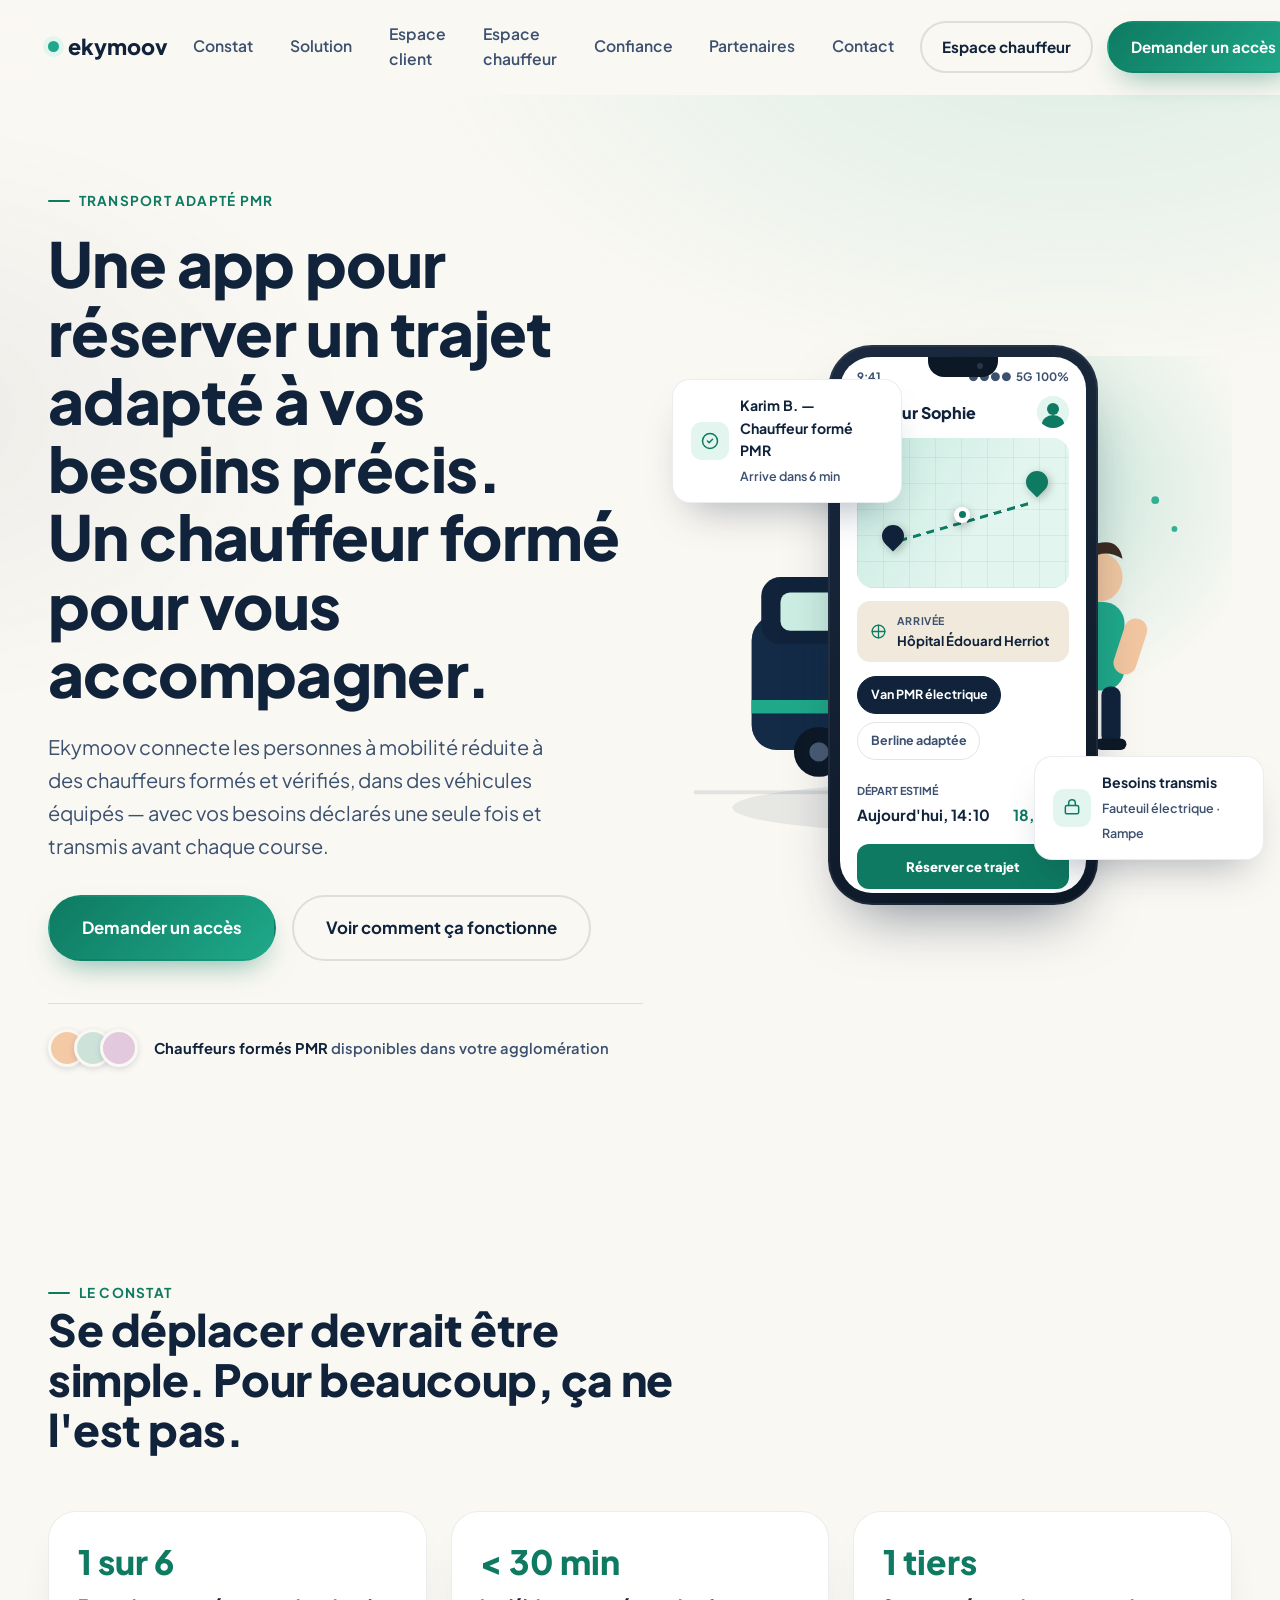
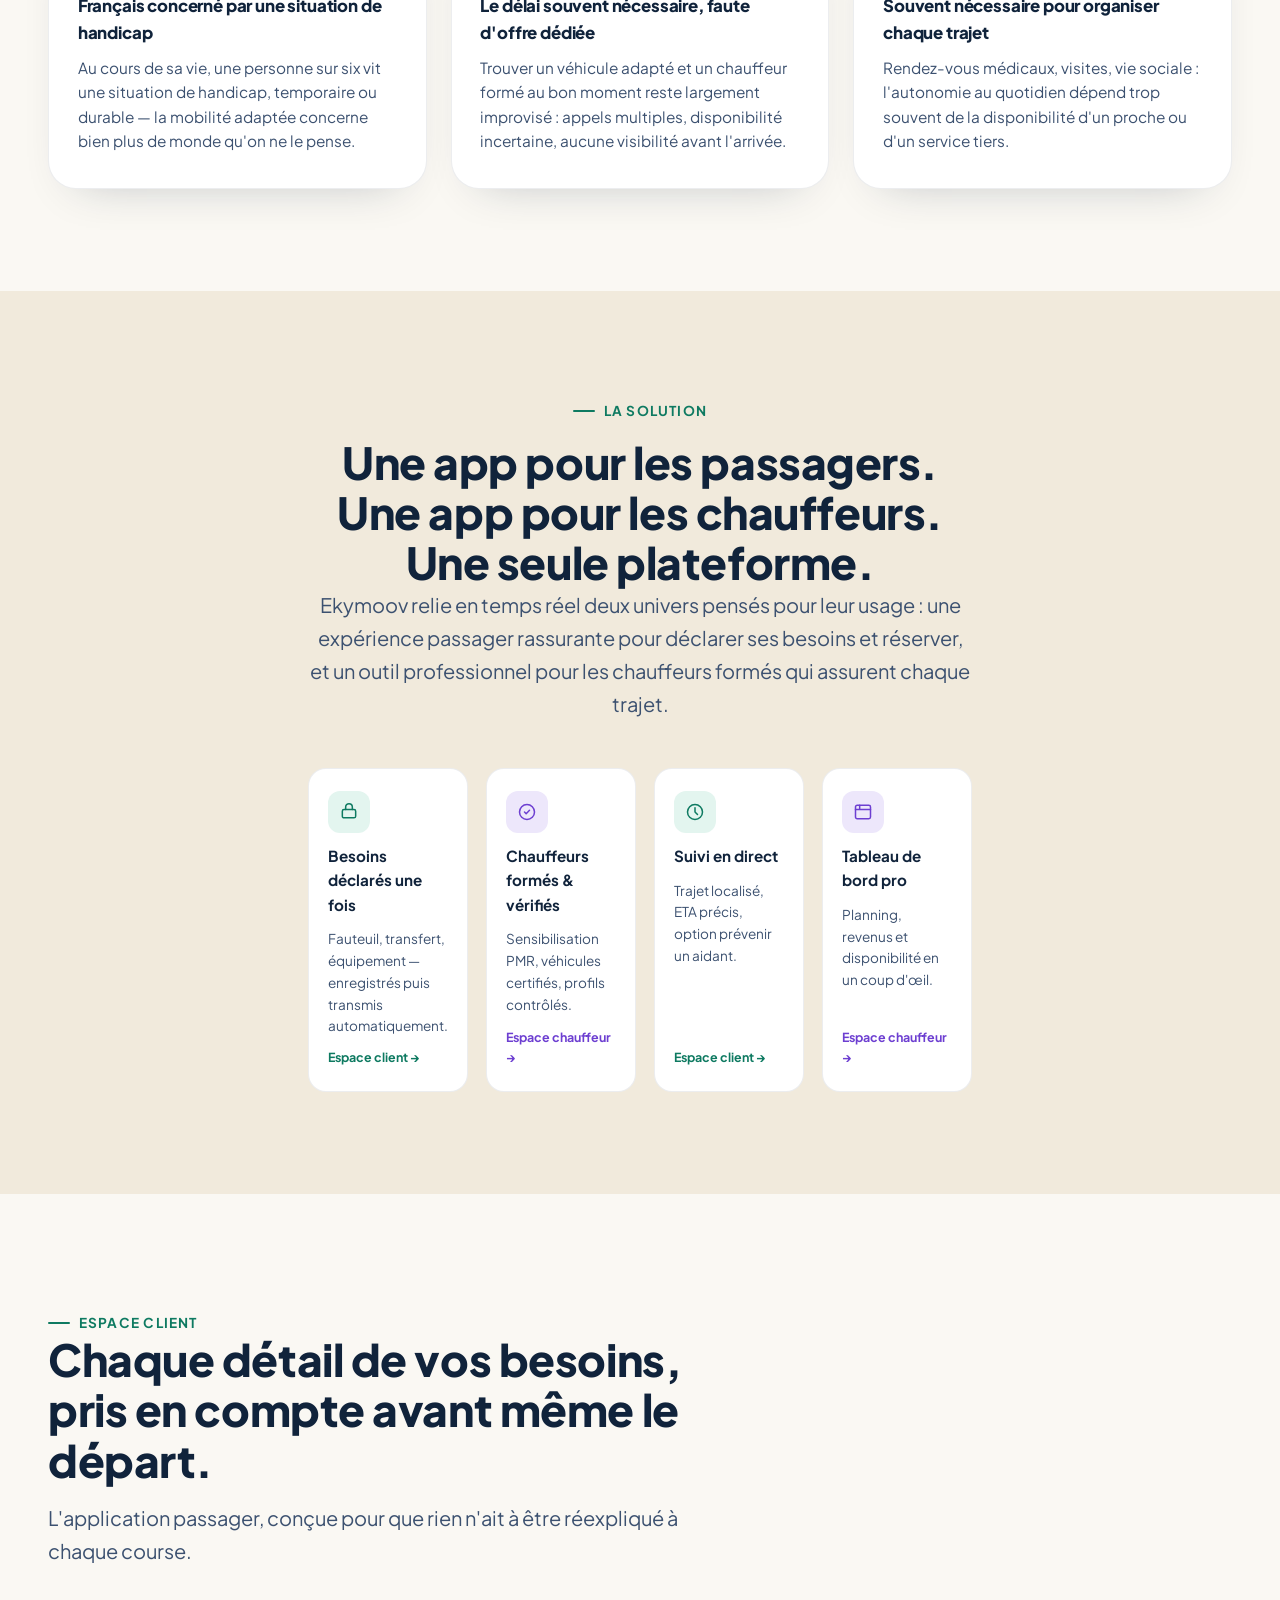
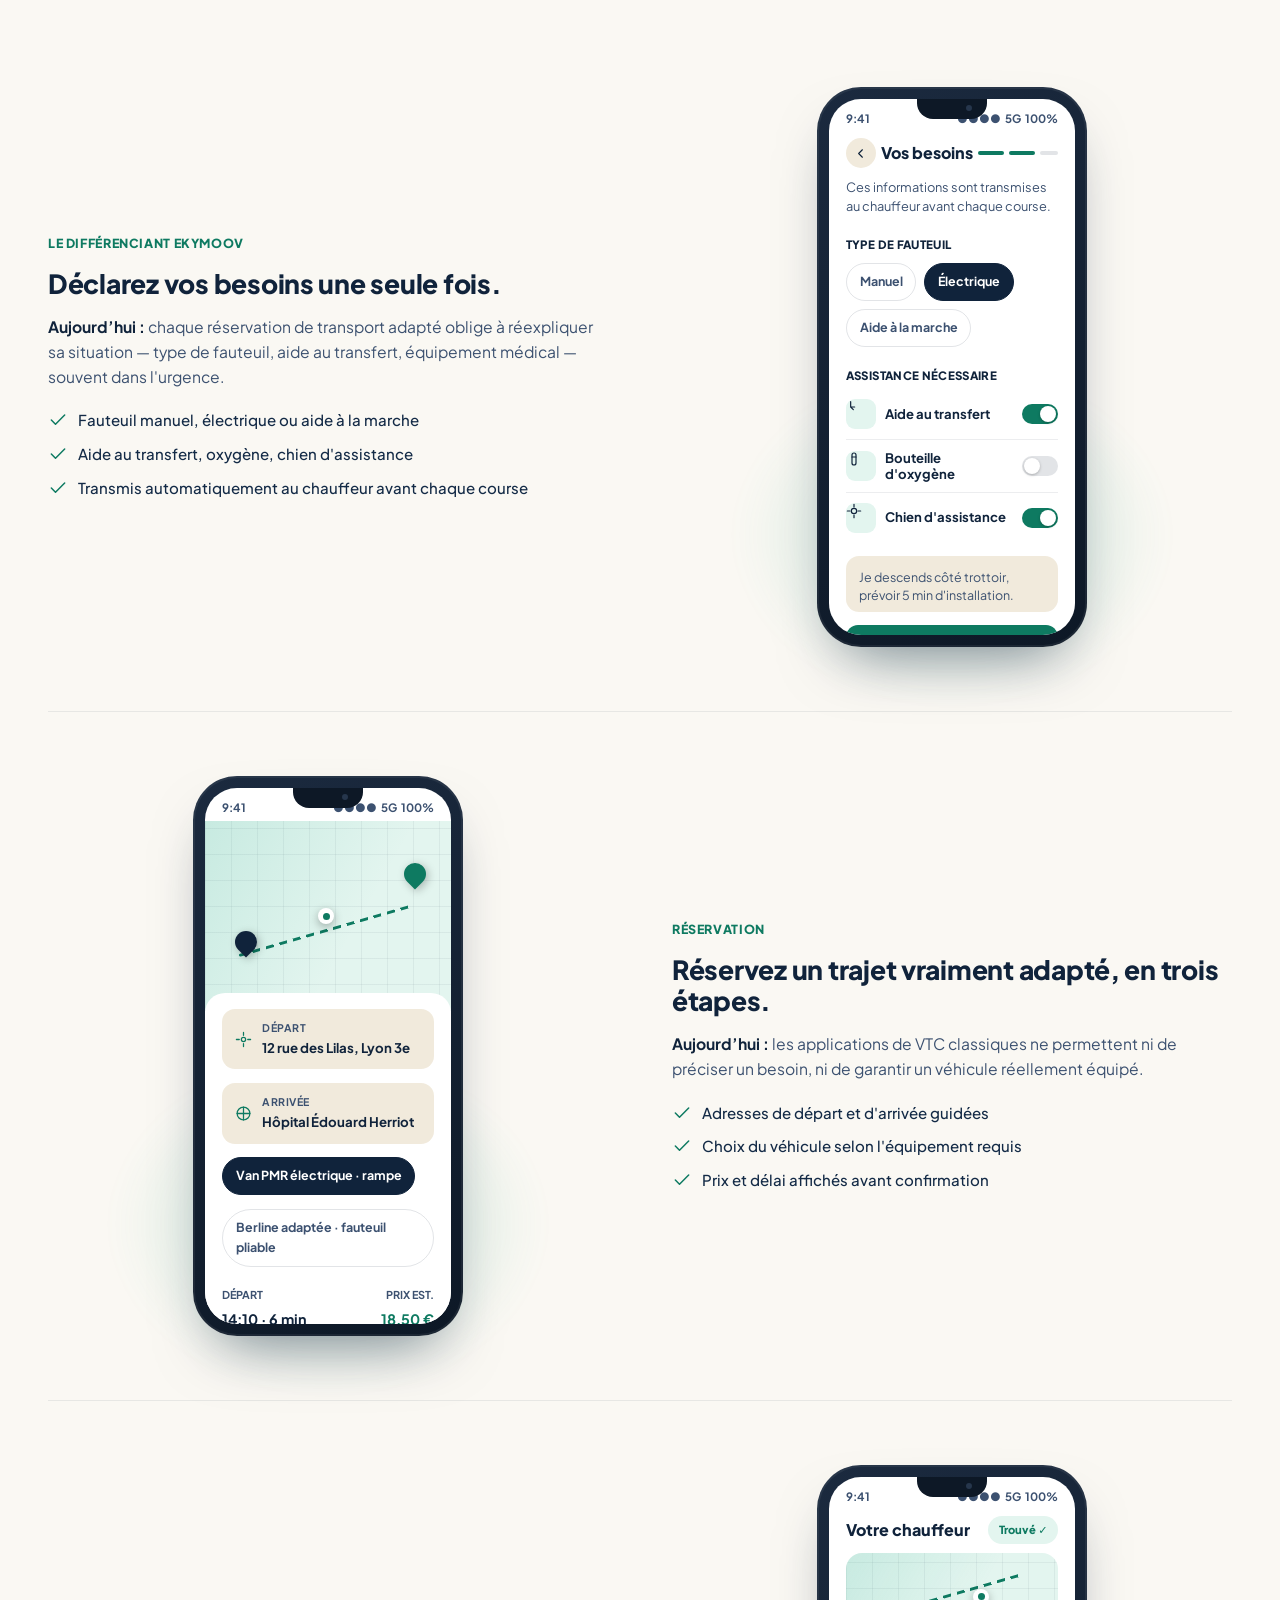
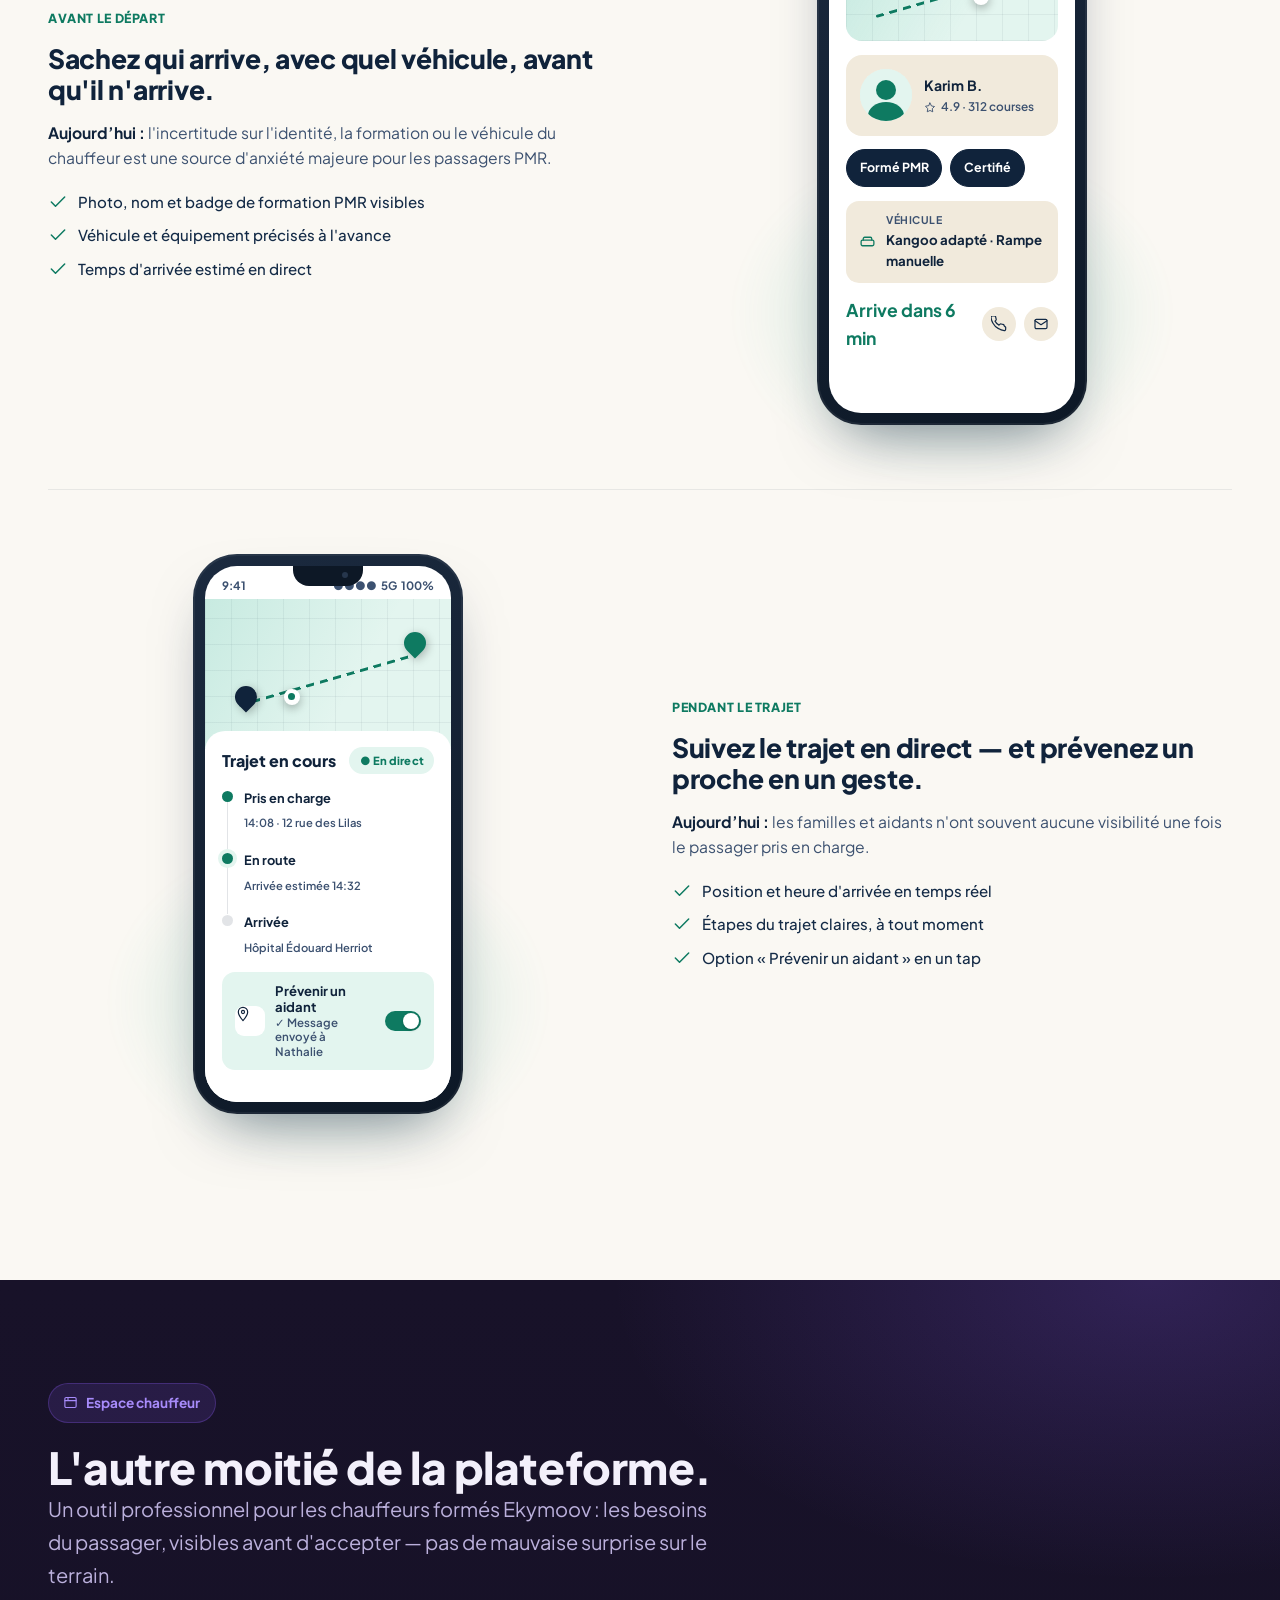
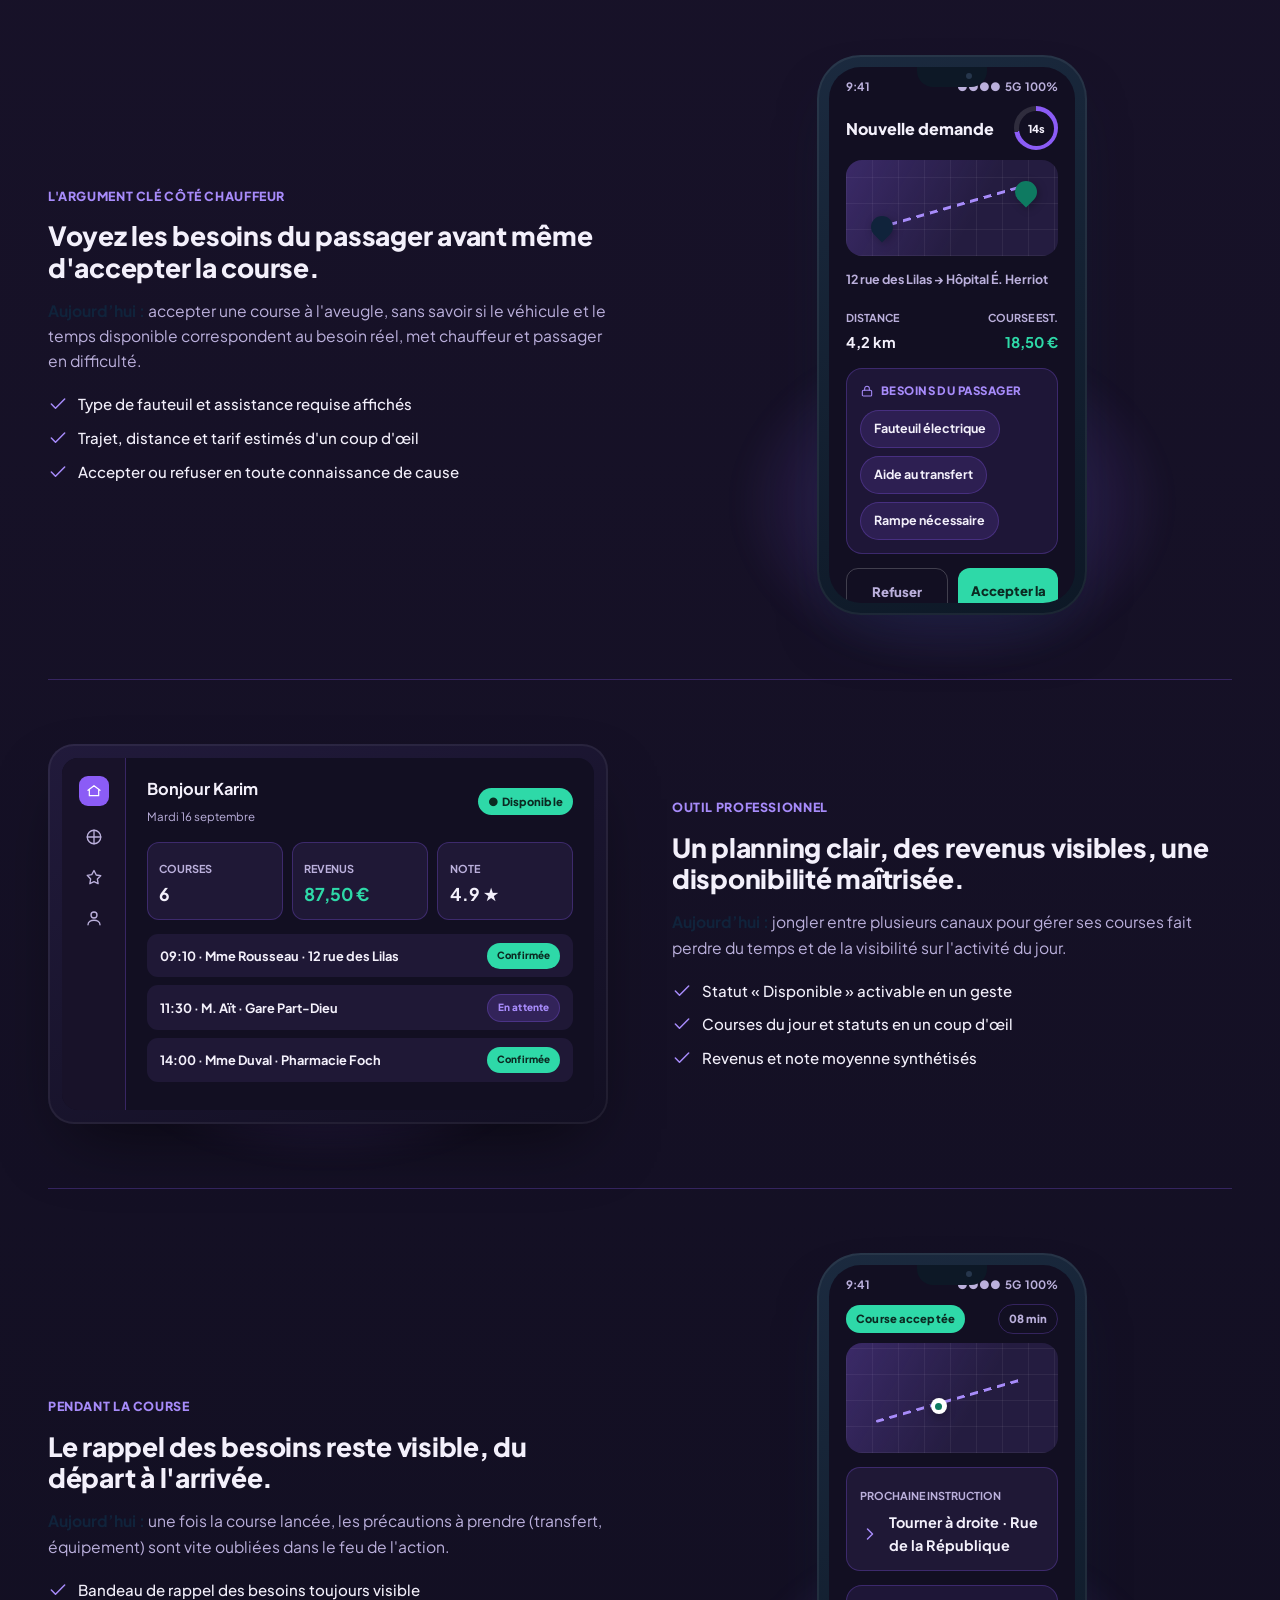
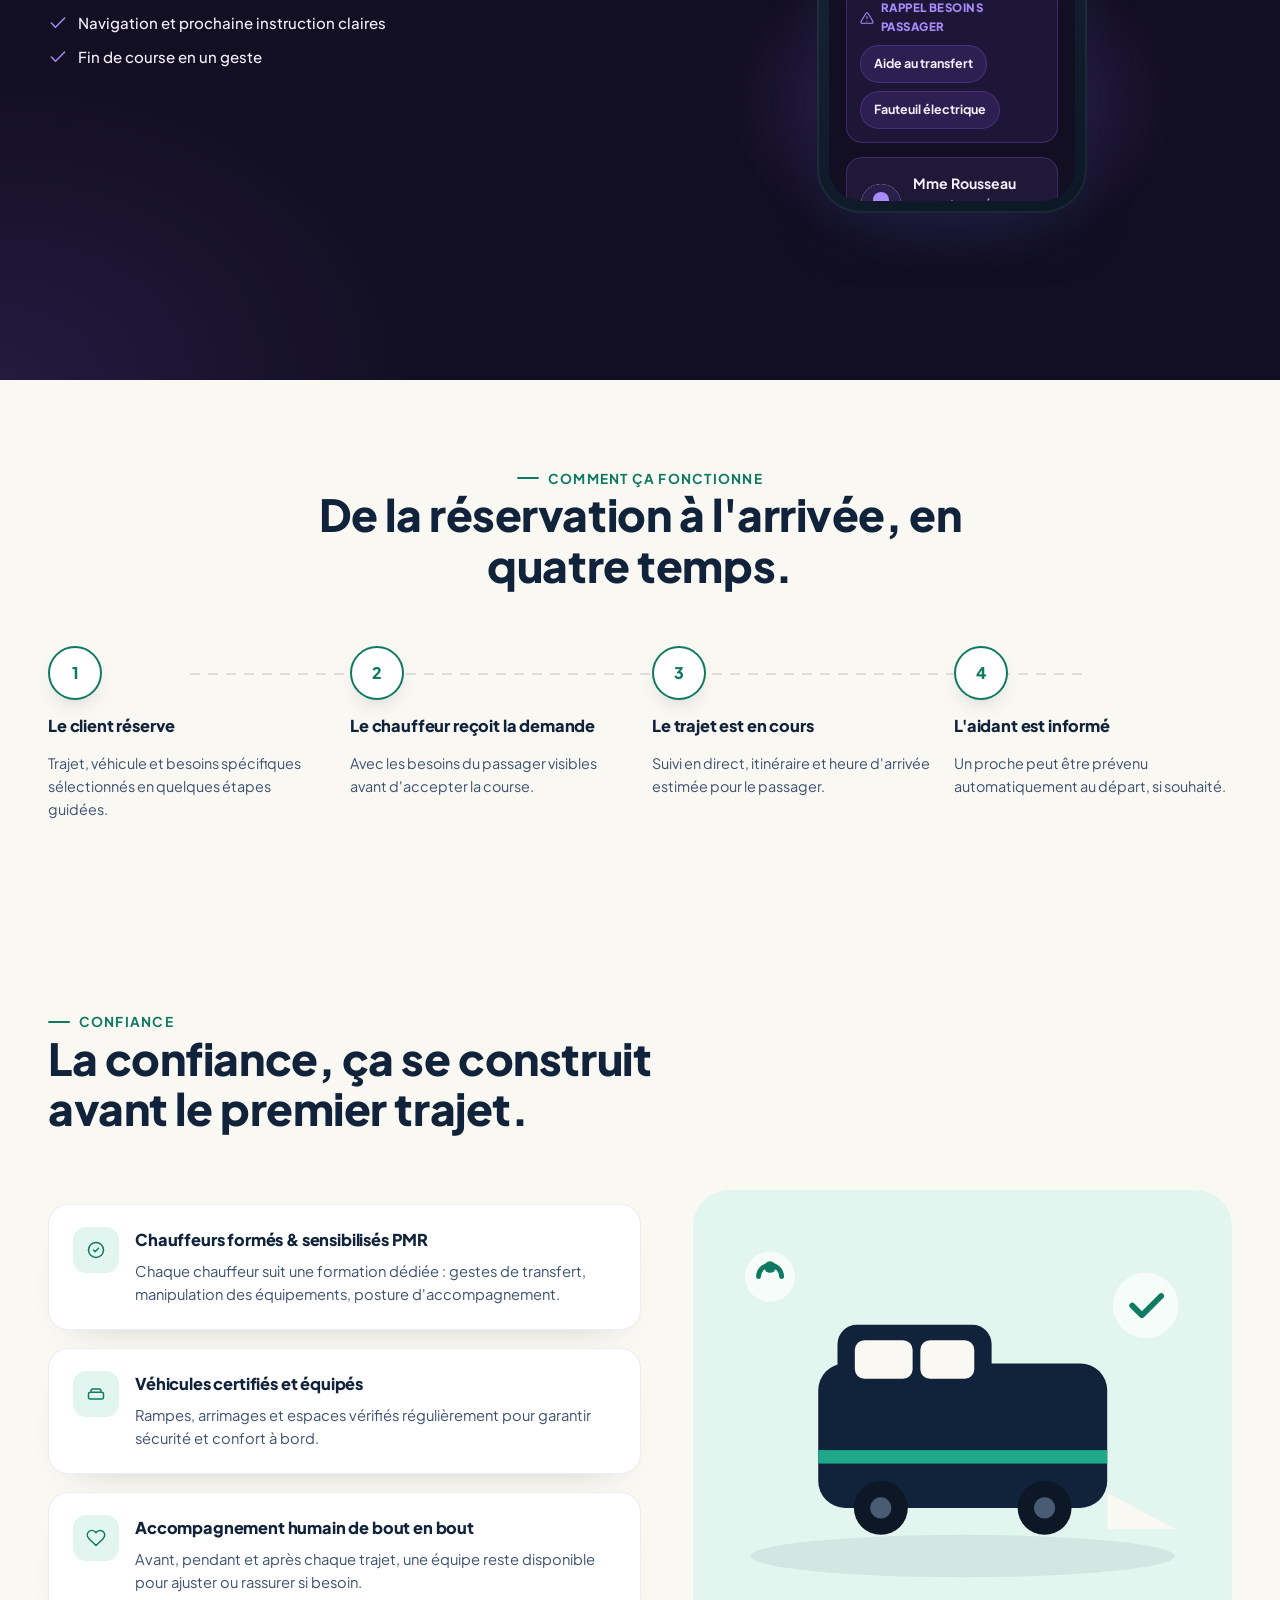
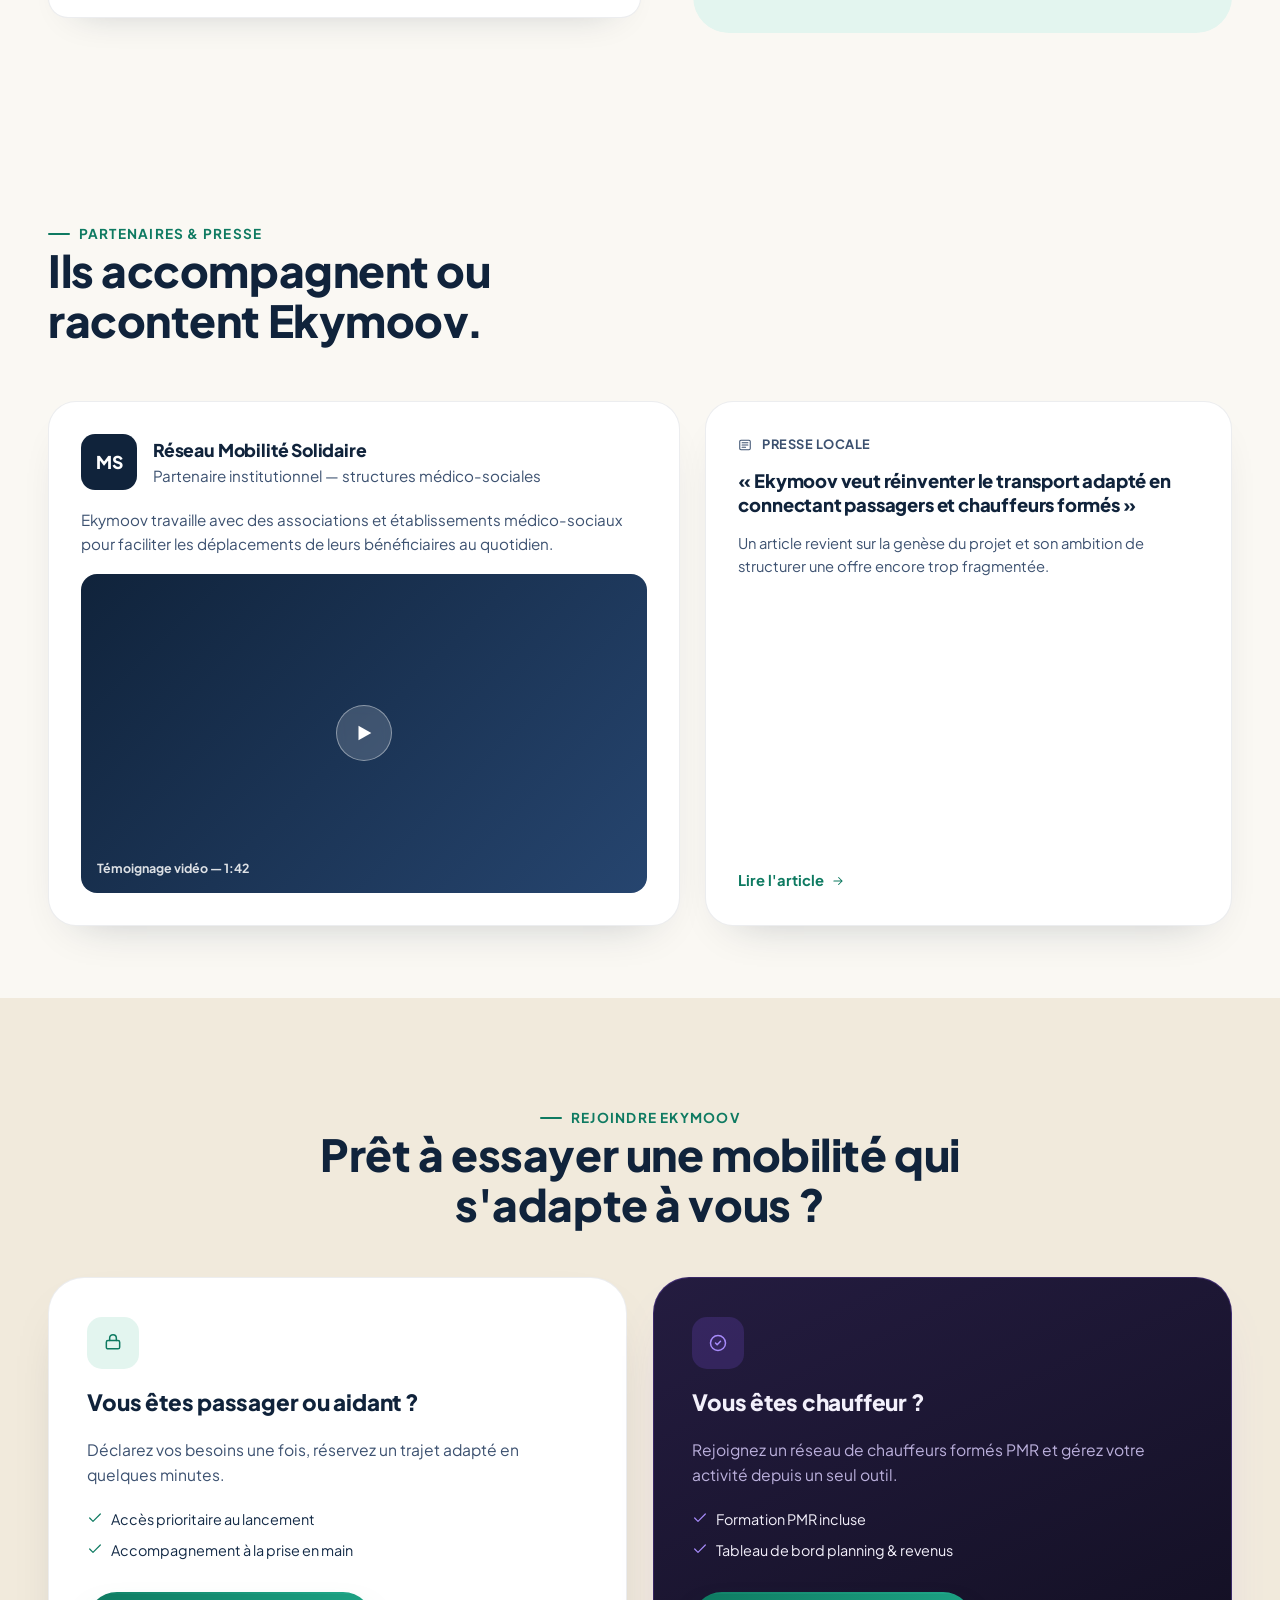
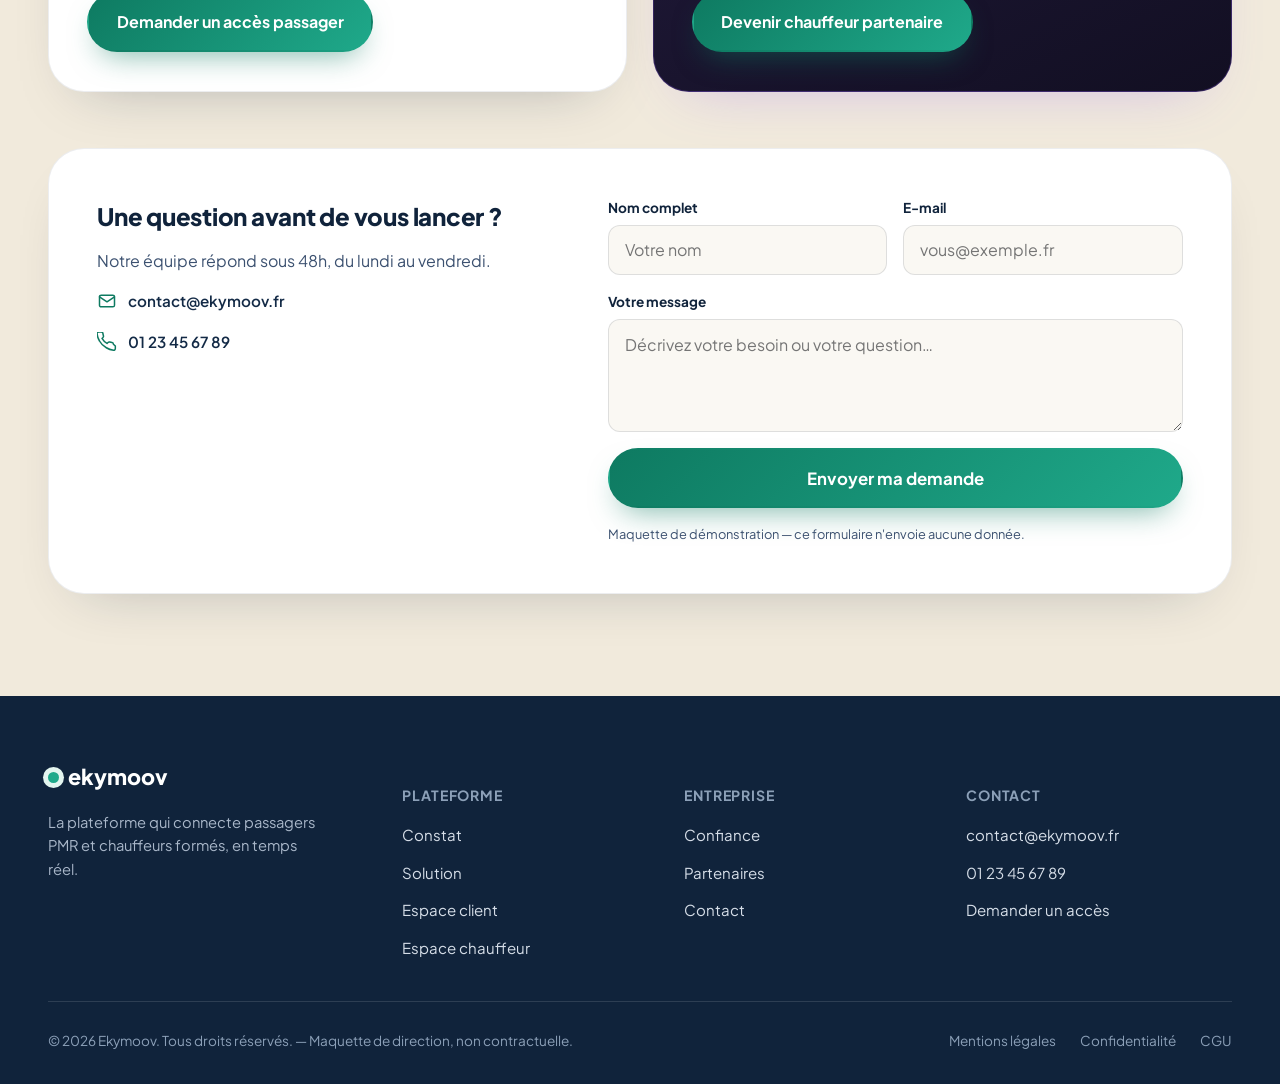
<file: mockups/redesign_v1/index.html>
<!DOCTYPE html>
<html lang="fr">
<head>
<meta charset="UTF-8">
<meta name="viewport" content="width=device-width, initial-scale=1.0">
<title>Ekymoov — Transport adapté PMR</title>
<link rel="preconnect" href="https://fonts.googleapis.com">
<link rel="preconnect" href="https://fonts.gstatic.com" crossorigin>
<link href="https://fonts.googleapis.com/css2?family=Plus+Jakarta+Sans:ital,wght@0,400;0,500;0,600;0,700;0,800;1,500&display=swap" rel="stylesheet">
<style>
/* ============================================================
   EKYMOOV — Redesign mockup v1
   Two-universe system: Client (light/cream/navy/teal) + Chauffeur (dark/navy/violet)
   ============================================================ */

:root{
  /* ---- Client universe (dominant) ---- */
  --cream:#FAF8F3;
  --cream-2:#F1EADC;
  --white:#FFFFFF;
  --ink:#132A46;
  --ink-soft:#3C5170;
  --navy:#10233B;
  --navy-2:#1B3B60;
  --teal:#1FA98A;
  --teal-deep:#0E7A61;
  --teal-tint:#E3F5EF;
  --teal-tint-2:#D7F0E8;
  --line:rgba(16,35,59,0.12);
  --line-soft:rgba(16,35,59,0.08);
  --shadow-color:220,140,90;

  /* ---- Driver universe (confined to Espace Chauffeur) ---- */
  --d-bg:#120F22;
  --d-bg-2:#181229;
  --d-surface:#1F1836;
  --d-surface-2:#241C40;
  --d-border:rgba(139,92,246,0.28);
  --d-violet:#8B5CF6;
  --d-violet-soft:#A78BFA;
  --d-violet-deep:#6D3FD1;
  --d-text:#F3F0FB;
  --d-text-dim:#BBB0DC;
  --d-green:#2ED9A8;
  --d-green-deep:#0B2A22;

  --radius-sm:12px;
  --radius-md:20px;
  --radius-lg:28px;
  --radius-xl:36px;
  --container:1280px;
  --ff:'Plus Jakarta Sans', system-ui, sans-serif;
}

*,*::before,*::after{ box-sizing:border-box; }
html{ scroll-behavior:smooth; }
@media (prefers-reduced-motion: reduce){
  html{ scroll-behavior:auto; }
  *,*::before,*::after{ animation-duration:0.001ms !important; animation-iteration-count:1 !important; transition-duration:0.001ms !important; scroll-behavior:auto !important; }
}

html{ overflow-x:hidden; }
body{
  margin:0;
  font-family:var(--ff);
  background:var(--cream);
  color:var(--ink);
  font-size:16px;
  line-height:1.6;
  -webkit-font-smoothing:antialiased;
  overflow-x:hidden;
  width:100%;
}

img,svg{ display:block; max-width:100%; }
a{ color:inherit; text-decoration:none; }
button{ font-family:inherit; cursor:pointer; }
ul{ margin:0; padding:0; list-style:none; }
h1,h2,h3,h4,p{ margin:0; }

.icon{ width:20px; height:20px; stroke:currentColor; fill:none; stroke-width:1.8; stroke-linecap:round; stroke-linejoin:round; flex-shrink:0; }
.icon-fill{ fill:currentColor; stroke:none; }

/* Focus visibility (accessibility) */
a:focus-visible, button:focus-visible, input:focus-visible, textarea:focus-visible, .switch:focus-visible{
  outline:3px solid var(--teal-deep);
  outline-offset:3px;
  border-radius:6px;
}
.driver-section :is(a,button):focus-visible{
  outline-color:var(--d-violet-soft);
}

.skip-link{
  position:absolute; left:1rem; top:-4rem;
  background:var(--navy); color:#fff; padding:0.85rem 1.25rem; border-radius:10px;
  z-index:999; transition:top .2s ease; font-weight:600;
}
.skip-link:focus{ top:1rem; }

.container{
  max-width:var(--container);
  margin-inline:auto;
  padding-inline:clamp(1.25rem, 4vw, 3rem);
}

section{ position:relative; }
.section-pad{ padding-block:clamp(4.5rem, 8vw, 7.5rem); }
.section-pad-sm{ padding-block:clamp(3rem, 6vw, 4.5rem); }

.eyebrow{
  display:inline-flex; align-items:center; gap:0.55rem;
  font-size:0.85rem; font-weight:700; letter-spacing:0.09em; text-transform:uppercase;
  color:var(--teal-deep);
}
.eyebrow::before{
  content:''; width:22px; height:2px; background:var(--teal-deep); border-radius:2px;
}
.driver-section .eyebrow{ color:var(--d-violet-soft); }
.driver-section .eyebrow::before{ background:var(--d-violet-soft); }

h1,h2,h3,h4{ color:var(--navy); font-weight:800; letter-spacing:-0.01em; }
.h1{ font-size:clamp(2.4rem, 3.6vw + 1rem, 4.1rem); line-height:1.1; }
.h2{ font-size:clamp(1.9rem, 2.2vw + 1rem, 2.9rem); line-height:1.14; }
.h3{ font-size:clamp(1.3rem, 1vw + 1rem, 1.65rem); line-height:1.2; }
.lede{ font-size:clamp(1.05rem, 0.4vw + 1rem, 1.25rem); color:var(--ink-soft); line-height:1.65; }

.section-head{ max-width:660px; margin-bottom:clamp(2.5rem,5vw,3.5rem); }
.section-head.center{ margin-inline:auto; text-align:center; }
.section-head p{ margin-top:1rem; }

.btn{
  display:inline-flex; align-items:center; justify-content:center; gap:0.6rem;
  padding:0.95rem 1.7rem; border-radius:999px; font-weight:700; font-size:1rem;
  border:2px solid transparent; transition:transform .18s ease, box-shadow .18s ease, background-color .18s ease, border-color .18s ease;
  white-space:nowrap;
}
.btn:active{ transform:translateY(1px); }
.btn-primary{
  background:linear-gradient(135deg,var(--teal-deep),var(--teal));
  color:#fff; box-shadow:0 14px 30px -12px rgba(14,122,97,0.55);
}
.btn-primary:hover{ box-shadow:0 18px 34px -10px rgba(14,122,97,0.65); transform:translateY(-2px); }
.btn-ghost{
  background:transparent; color:var(--navy); border-color:var(--line);
}
.btn-ghost:hover{ border-color:var(--navy); background:rgba(16,35,59,0.04); }
.btn-block{ width:100%; }
.btn-lg{ padding:1.1rem 2rem; font-size:1.05rem; }

.driver-section .btn-primary{
  background:linear-gradient(135deg,var(--d-violet-deep),var(--d-violet));
  box-shadow:0 16px 32px -12px rgba(139,92,246,0.55);
}
.driver-section .btn-ghost{ color:var(--d-text); border-color:rgba(255,255,255,0.25); }
.driver-section .btn-ghost:hover{ border-color:var(--d-text); background:rgba(255,255,255,0.06); }

/* ============================== HEADER ============================== */
.site-header{
  position:sticky; top:0; z-index:200;
  background:rgba(250,248,243,0.78);
  backdrop-filter:blur(14px) saturate(140%);
  -webkit-backdrop-filter:blur(14px) saturate(140%);
  border-bottom:1px solid transparent;
  transition:border-color .25s ease, box-shadow .25s ease;
}
.site-header.scrolled{
  border-color:var(--line);
  box-shadow:0 8px 30px -20px rgba(16,35,59,0.4);
}
.header-inner{
  display:flex; align-items:center; justify-content:space-between;
  padding-block:1rem; gap:1.5rem;
}
.logo{
  display:flex; align-items:center; gap:0.55rem;
  font-weight:800; font-size:1.35rem; color:var(--navy);
}
.logo .dot{
  width:11px; height:11px; border-radius:50%;
  background:var(--teal); box-shadow:0 0 0 5px var(--teal-tint);
}
.main-nav{ display:flex; align-items:center; gap:2.1rem; }
.main-nav a{
  font-size:0.98rem; font-weight:600; color:var(--ink-soft);
  padding:0.3rem 0.1rem; border-bottom:2px solid transparent;
  transition:color .18s ease, border-color .18s ease;
}
.main-nav a:hover{ color:var(--navy); border-color:var(--teal); }
.header-cta{ display:flex; align-items:center; gap:0.9rem; }
.header-cta .btn-ghost{ padding:0.75rem 1.25rem; font-size:0.95rem; }
.header-cta .btn-primary{ padding:0.75rem 1.4rem; font-size:0.95rem; }

.nav-toggle{
  display:none; background:none; border:none; padding:0.5rem;
  color:var(--navy);
}
.nav-toggle .icon{ width:26px; height:26px; }

@media (max-width:980px){
  .main-nav{
    position:fixed; inset:0 0 0 auto; width:min(340px,86vw); height:100vh;
    background:var(--cream); flex-direction:column; align-items:flex-start;
    padding:6rem 2rem 2rem; gap:1.6rem; box-shadow:-20px 0 50px rgba(16,35,59,0.18);
    transform:translateX(100%); transition:transform .32s cubic-bezier(.4,0,.2,1);
    z-index:210;
  }
  .main-nav.open{ transform:translateX(0); }
  .main-nav a{ font-size:1.15rem; }
  .nav-toggle{ display:inline-flex; }
  .header-cta .btn-ghost{ display:none; }
  .nav-scrim{
    display:none; position:fixed; inset:0; background:rgba(16,35,59,0.4); z-index:205;
  }
  .nav-scrim.open{ display:block; }
}
@media (max-width:560px){
  .header-cta .btn-primary span.long{ display:none; }
  .header-cta .btn-primary span.short{ display:inline !important; }
}

/* ============================== HERO ============================== */
.hero{
  position:relative; overflow:clip;
  padding-block:clamp(3rem,7vw,5.5rem) clamp(4rem,8vw,6rem);
  background:
    radial-gradient(1100px 620px at 84% -8%, rgba(31,169,138,0.14), transparent 60%),
    radial-gradient(800px 500px at -10% 30%, rgba(16,35,59,0.06), transparent 60%),
    var(--cream);
}
.hero-grid{
  display:grid; grid-template-columns:1.05fr 0.95fr; gap:clamp(2.5rem,4vw,4rem);
  align-items:center;
}
.hero-copy .h1{ margin-top:1.1rem; }
.hero-copy .lede{ margin-top:1.4rem; max-width:520px; }
.hero-ctas{ display:flex; flex-wrap:wrap; gap:1rem; margin-top:2.1rem; }
.hero-proof{
  display:flex; align-items:center; gap:1rem; margin-top:2.6rem;
  padding-top:1.6rem; border-top:1px solid var(--line);
}
.hero-proof .avatars{ display:flex; }
.hero-proof .avatars span{
  width:38px; height:38px; border-radius:50%; border:3px solid var(--cream);
  margin-left:-12px; display:block; box-shadow:0 2px 6px rgba(16,35,59,0.15);
}
.hero-proof .avatars span:first-child{ margin-left:0; }
.hero-proof p{ font-size:0.92rem; color:var(--ink-soft); font-weight:600; }
.hero-proof strong{ color:var(--navy); }

.hero-visual{ position:relative; min-height:560px; }
.hero-scene{
  position:absolute; inset:0; display:flex; align-items:center; justify-content:center;
}
.hero-scene svg{ width:100%; max-width:560px; height:auto; }

.hero-phone-wrap{
  position:relative; z-index:5; margin-inline:auto; width:min(290px,72vw);
  filter:drop-shadow(0 40px 60px -20px rgba(16,35,59,0.45));
  animation:floaty 7s ease-in-out infinite;
}
@keyframes floaty{ 0%,100%{ transform:translateY(0);} 50%{ transform:translateY(-14px);} }

.floating-card{
  position:absolute; z-index:8; background:#fff; border-radius:18px;
  padding:0.9rem 1.1rem; box-shadow:0 22px 40px -18px rgba(16,35,59,0.35);
  display:flex; align-items:center; gap:0.7rem; max-width:230px;
  border:1px solid var(--line-soft);
  animation:floaty 7s ease-in-out infinite; animation-delay:.4s;
}
.floating-card .ic{
  width:38px; height:38px; border-radius:11px; background:var(--teal-tint);
  display:flex; align-items:center; justify-content:center; color:var(--teal-deep); flex-shrink:0;
}
.floating-card strong{ display:block; font-size:0.88rem; color:var(--navy); }
.floating-card span{ font-size:0.78rem; color:var(--ink-soft); font-weight:600; }
.hero-float-1{ top:6%; left:-4%; }
.hero-float-2{ bottom:8%; right:-6%; animation-delay:1.4s; }

@media (max-width:980px){
  .hero-grid{ grid-template-columns:1fr; }
  .hero-visual{ min-height:460px; order:-1; }
  .hero-copy{ text-align:left; }
}
@media (max-width:560px){
  .hero-float-1{ left:0; top:2%; }
  .hero-float-2{ right:0; bottom:2%; }
  .floating-card{ max-width:190px; padding:0.7rem 0.85rem; }
}

/* ============================== PHONE / TABLET DEVICE FRAMES ============================== */
.phone-frame{
  position:relative; width:270px; aspect-ratio:270/560;
  background:linear-gradient(155deg,#1B2A3F,#0D1826);
  border-radius:44px; padding:12px;
  box-shadow:
    0 0 0 2px rgba(255,255,255,0.06) inset,
    0 30px 60px -25px rgba(16,35,59,0.55);
  margin-inline:auto;
}
.phone-frame::before{
  content:''; position:absolute; top:12px; left:50%; translate:-50% 0;
  width:70px; height:20px; background:#0D1826; border-radius:0 0 16px 16px; z-index:4;
}
.phone-notch-dot{ position:absolute; top:18px; left:50%; translate:14px 0; width:6px; height:6px; border-radius:50%; background:#26364c; z-index:5; }
.phone-screen{
  position:relative; width:100%; height:100%; border-radius:32px; overflow:hidden;
  background:var(--white); color:var(--ink);
  display:flex; flex-direction:column;
}
.phone-screen.dark-screen{ background:var(--d-bg); color:var(--d-text); }

.tablet-frame{
  position:relative; width:100%; max-width:560px; aspect-ratio:560/380;
  background:linear-gradient(155deg,#211A3B,#120F22);
  border-radius:26px; padding:14px; margin-inline:auto;
  box-shadow:0 0 0 2px rgba(255,255,255,0.06) inset, 0 30px 70px -25px rgba(0,0,0,0.6);
}
.tablet-screen{
  width:100%; height:100%; border-radius:16px; overflow:hidden;
  background:var(--d-bg); color:var(--d-text); display:flex;
}

/* ---- generic screen chrome bits (reused across mockup screens) ---- */
.scr-statusbar{
  display:flex; justify-content:space-between; align-items:center;
  padding:0.7rem 1.05rem 0.2rem; font-size:0.72rem; font-weight:700; color:var(--ink-soft);
}
.dark-screen .scr-statusbar{ color:var(--d-text-dim); }
.scr-topbar{
  display:flex; align-items:center; justify-content:space-between;
  padding:0.4rem 1.05rem 0.6rem;
}
.scr-topbar h5{ font-size:1rem; font-weight:800; color:var(--navy); margin:0; }
.dark-screen .scr-topbar h5{ color:var(--d-text); }
.scr-back{
  width:30px; height:30px; border-radius:50%; background:var(--cream-2);
  display:flex; align-items:center; justify-content:center; color:var(--navy);
}
.dark-screen .scr-back{ background:var(--d-surface); color:var(--d-text); }
.scr-body{ flex:1; overflow:hidden; padding:0 1.05rem 1.05rem; display:flex; flex-direction:column; gap:0.85rem; }
.scr-steps{ display:flex; gap:5px; }
.scr-steps span{ width:18px; height:4px; border-radius:2px; background:var(--line); }
.scr-steps span.active{ background:var(--teal-deep); width:26px; }

.pill{
  display:inline-flex; align-items:center; gap:0.35rem;
  font-size:0.7rem; font-weight:800; padding:0.3rem 0.65rem; border-radius:999px;
  letter-spacing:0.01em;
}
.pill-teal{ background:var(--teal-tint); color:var(--teal-deep); }
.pill-navy{ background:var(--cream-2); color:var(--navy); }
.pill-green{ background:var(--d-green); color:var(--d-green-deep); }
.pill-violet{ background:rgba(139,92,246,0.18); color:var(--d-violet-soft); border:1px solid var(--d-border); }
.pill-outline{ border:1px solid var(--line); color:var(--ink-soft); }

/* --- form-ish controls used inside mockup screens (purely visual) --- */
.mchip-row{ display:flex; flex-wrap:wrap; gap:0.5rem; }
.mchip{
  font-size:0.78rem; font-weight:700; padding:0.5rem 0.8rem; border-radius:999px;
  border:1.5px solid var(--line); color:var(--ink-soft);
}
.mchip.on{ background:var(--navy); border-color:var(--navy); color:#fff; }

.mtoggle-row{
  display:flex; align-items:center; justify-content:space-between; gap:0.6rem;
  padding:0.6rem 0; border-bottom:1px solid var(--line-soft);
}
.mtoggle-row:last-child{ border-bottom:none; }
.mtoggle-label{ display:flex; align-items:center; gap:0.6rem; }
.mtoggle-ic{
  width:30px; height:30px; border-radius:9px; background:var(--teal-tint); color:var(--teal-deep);
  display:flex; align-items:center; justify-content:center; flex-shrink:0;
}
.mtoggle-ic .icon{ width:16px; height:16px; }
.mtoggle-label span{ font-size:0.82rem; font-weight:700; color:var(--navy); line-height:1.25; display:block; }
.mswitch{ width:36px; height:20px; border-radius:999px; background:var(--line); position:relative; flex-shrink:0; }
.mswitch::after{ content:''; position:absolute; top:2px; left:2px; width:16px; height:16px; border-radius:50%; background:#fff; box-shadow:0 1px 3px rgba(0,0,0,0.25); transition:left .2s; }
.mswitch.on{ background:var(--teal-deep); }
.mswitch.on::after{ left:18px; }

.mfield{
  display:flex; align-items:center; gap:0.6rem; background:var(--cream-2);
  border-radius:13px; padding:0.7rem 0.85rem;
}
.mfield .icon{ color:var(--teal-deep); width:17px; height:17px; }
.mfield div{ display:flex; flex-direction:column; }
.mfield span.lbl{ font-size:0.66rem; font-weight:700; text-transform:uppercase; letter-spacing:0.05em; color:var(--ink-soft); }
.mfield span.val{ font-size:0.83rem; font-weight:700; color:var(--navy); }

.mtextarea{
  background:var(--cream-2); border-radius:13px; padding:0.75rem 0.85rem;
  font-size:0.78rem; color:var(--ink-soft); line-height:1.45; min-height:56px;
}

.mmap{
  position:relative; border-radius:16px; overflow:hidden; height:118px; flex-shrink:0;
  background:
    linear-gradient(120deg, rgba(31,169,138,0.14), transparent 60%),
    repeating-linear-gradient(0deg, rgba(16,35,59,0.06) 0 1px, transparent 1px 26px),
    repeating-linear-gradient(90deg, rgba(16,35,59,0.06) 0 1px, transparent 1px 26px),
    var(--teal-tint);
}
.dark-screen .mmap{
  background:
    linear-gradient(120deg, rgba(139,92,246,0.22), transparent 60%),
    repeating-linear-gradient(0deg, rgba(255,255,255,0.06) 0 1px, transparent 1px 26px),
    repeating-linear-gradient(90deg, rgba(255,255,255,0.06) 0 1px, transparent 1px 26px),
    #241C40;
}
.mmap .route{
  position:absolute; left:14%; top:70%; width:72%; height:3px;
  background:repeating-linear-gradient(90deg, var(--teal-deep) 0 8px, transparent 8px 14px);
  border-radius:3px; transform:rotate(-16deg); transform-origin:left center;
}
.dark-screen .mmap .route{ background:repeating-linear-gradient(90deg, var(--d-violet-soft) 0 8px, transparent 8px 14px); }
.mmap .pin{
  position:absolute; width:22px; height:22px; border-radius:50% 50% 50% 0;
  background:var(--navy); transform:rotate(-45deg); box-shadow:0 3px 8px rgba(0,0,0,0.25);
}
.mmap .pin.end{ background:var(--teal-deep); }
.mmap .pin-a{ left:12%; top:58%; }
.mmap .pin-b{ right:10%; top:22%; }
.mmap .carspot{
  position:absolute; width:16px; height:16px; border-radius:50%; background:#fff;
  display:flex; align-items:center; justify-content:center; box-shadow:0 3px 10px rgba(0,0,0,0.3);
  left:46%; top:46%;
}
.mmap .carspot::after{ content:''; width:7px; height:7px; border-radius:50%; background:var(--teal-deep); }

.avatar-illus{ border-radius:50%; overflow:hidden; flex-shrink:0; background:var(--teal-tint); }
.avatar-illus svg{ width:100%; height:100%; }

.driver-card-mini{
  background:var(--cream-2); border-radius:16px; padding:0.9rem; display:flex; gap:0.75rem; align-items:center;
}
.driver-card-mini strong{ display:block; font-size:0.88rem; color:var(--navy); }
.driver-card-mini .meta{ font-size:0.74rem; color:var(--ink-soft); font-weight:600; display:flex; align-items:center; gap:0.3rem; margin-top:2px; }

.timeline-mini{ display:flex; flex-direction:column; gap:0; }
.timeline-mini .t-row{ display:flex; gap:0.7rem; position:relative; padding-bottom:1rem; }
.timeline-mini .t-row:last-child{ padding-bottom:0; }
.timeline-mini .t-dot{ width:11px; height:11px; border-radius:50%; background:var(--line); flex-shrink:0; margin-top:3px; position:relative; z-index:1; }
.timeline-mini .t-row.done .t-dot{ background:var(--teal-deep); }
.timeline-mini .t-row.active .t-dot{ background:var(--teal-deep); box-shadow:0 0 0 4px var(--teal-tint); }
.timeline-mini .t-row::before{
  content:''; position:absolute; left:5px; top:14px; bottom:-2px; width:1px; background:var(--line);
}
.timeline-mini .t-row:last-child::before{ display:none; }
.timeline-mini .t-text strong{ display:block; font-size:0.8rem; color:var(--navy); }
.timeline-mini .t-text span{ font-size:0.7rem; color:var(--ink-soft); font-weight:600; }

.callout-need{
  background:rgba(139,92,246,0.1); border:1px solid var(--d-border); border-radius:16px; padding:0.85rem;
}
.callout-need .cn-head{ display:flex; align-items:center; gap:0.4rem; font-size:0.72rem; font-weight:800; color:var(--d-violet-soft); text-transform:uppercase; letter-spacing:0.04em; margin-bottom:0.55rem; }
.callout-need .mchip-row .mchip{ border-color:var(--d-border); color:var(--d-text); background:rgba(139,92,246,0.14); }

.ring-timer{
  width:44px; height:44px; border-radius:50%;
  background:conic-gradient(var(--d-violet) 72%, rgba(255,255,255,0.12) 0);
  display:flex; align-items:center; justify-content:center; flex-shrink:0;
}
.ring-timer span{ width:35px; height:35px; border-radius:50%; background:var(--d-bg); display:flex; align-items:center; justify-content:center; font-size:0.68rem; font-weight:800; color:var(--d-text); }

.scr-actions{ display:flex; gap:0.6rem; margin-top:auto; }
.maction-btn{
  flex:1; text-align:center; padding:0.75rem; border-radius:12px; font-size:0.82rem; font-weight:800;
}
.maction-btn.primary{ background:var(--teal-deep); color:#fff; }
.maction-btn.ghost{ background:var(--cream-2); color:var(--navy); }
.dark-screen .maction-btn.ghost{ background:var(--d-surface); color:var(--d-text); }
.dark-screen .maction-btn.primary{ background:var(--d-green); color:var(--d-green-deep); }
.dark-screen .maction-btn.decline{ background:transparent; border:1px solid rgba(255,255,255,0.2); color:var(--d-text-dim); }

/* ============================== STAT / PROBLEM CARDS ============================== */
.stat-grid{ display:grid; grid-template-columns:repeat(3,1fr); gap:1.5rem; }
.stat-card{
  background:var(--white); border:1px solid var(--line-soft); border-radius:var(--radius-lg);
  padding:2.1rem 1.8rem; box-shadow:0 20px 45px -30px rgba(16,35,59,0.3);
}
.stat-card .stat-num{ font-size:clamp(2.1rem,2.4vw,2.7rem); font-weight:800; color:var(--teal-deep); line-height:1; }
.stat-card h4{ margin-top:0.9rem; font-size:1.05rem; }
.stat-card p{ margin-top:0.55rem; color:var(--ink-soft); font-size:0.96rem; }
@media (max-width:860px){ .stat-grid{ grid-template-columns:1fr; } }

/* ============================== SOLUTION BRIDGE ============================== */
.bridge{ background:var(--cream-2); }
.bridge-inner{ text-align:center; max-width:760px; margin-inline:auto; }
.bridge .h2{ margin-top:0.9rem; }
.bridge-split{
  margin-top:1.6rem; display:flex; gap:0.6rem; justify-content:center; flex-wrap:wrap;
  font-weight:700; color:var(--navy);
}
.chip-grid{
  margin-top:3rem; display:grid; grid-template-columns:repeat(4,1fr); gap:1.1rem;
}
.chip-card{
  background:var(--white); border-radius:18px; padding:1.4rem 1.2rem; text-align:left;
  border:1px solid var(--line-soft); display:flex; flex-direction:column; gap:0.7rem;
  transition:transform .2s ease, box-shadow .2s ease;
}
.chip-card:hover{ transform:translateY(-4px); box-shadow:0 22px 40px -25px rgba(16,35,59,0.35); }
.chip-card .ci{
  width:42px; height:42px; border-radius:12px; display:flex; align-items:center; justify-content:center;
}
.chip-card.tone-client .ci{ background:var(--teal-tint); color:var(--teal-deep); }
.chip-card.tone-driver .ci{ background:#EDE7FB; color:var(--d-violet-deep); }
.chip-card strong{ font-size:0.95rem; color:var(--navy); }
.chip-card span{ font-size:0.85rem; color:var(--ink-soft); }
.chip-card .chip-arrow{ font-size:0.78rem; font-weight:700; color:var(--teal-deep); display:flex; align-items:center; gap:0.3rem; margin-top:auto; }
.chip-card.tone-driver .chip-arrow{ color:var(--d-violet-deep); }
@media (max-width:900px){ .chip-grid{ grid-template-columns:repeat(2,1fr); } }
@media (max-width:520px){ .chip-grid{ grid-template-columns:1fr; } }

/* ============================== FEATURE ROWS (zig-zag) ============================== */
.feature-row{
  display:grid; grid-template-columns:1fr 1fr; gap:clamp(2.5rem,5vw,5rem);
  align-items:center; padding-block:clamp(2.8rem,5vw,4.5rem);
  border-bottom:1px solid var(--line-soft);
}
.feature-row:last-child{ border-bottom:none; }
.feature-row.reverse .f-text{ order:2; }
.feature-row.reverse .f-visual{ order:1; }
.f-text .tag{ font-size:0.78rem; font-weight:800; text-transform:uppercase; letter-spacing:0.05em; color:var(--teal-deep); }
.f-text h3{ margin-top:0.85rem; }
.f-text p.problem{ color:var(--ink-soft); font-size:0.98rem; margin-top:0.9rem; }
.f-text p.problem::before{ content:'Aujourd\2019hui : '; font-weight:700; color:var(--navy); }
.f-text .proof-list{ margin-top:1.2rem; display:flex; flex-direction:column; gap:0.6rem; }
.f-text .proof-list li{ display:flex; gap:0.6rem; align-items:flex-start; font-size:0.94rem; color:var(--ink); font-weight:500; }
.f-text .proof-list .icon{ color:var(--teal-deep); margin-top:2px; }
.f-visual{ position:relative; display:flex; justify-content:center; }
.f-visual .glow{
  position:absolute; inset:auto auto -10% 50%; translate:-50% 0;
  width:78%; height:60%; background:radial-gradient(ellipse at center, rgba(31,169,138,0.22), transparent 70%);
  filter:blur(10px); z-index:0;
}
.f-visual .phone-frame{ position:relative; z-index:1; }

@media (max-width:900px){
  .feature-row{ grid-template-columns:1fr; }
  .feature-row.reverse .f-text{ order:1; }
  .feature-row.reverse .f-visual{ order:2; }
}

/* ============================== DRIVER SECTION (dark, full-bleed) ============================== */
.driver-section{
  background:
    radial-gradient(900px 500px at 90% 0%, rgba(139,92,246,0.22), transparent 60%),
    radial-gradient(700px 500px at 0% 100%, rgba(139,92,246,0.14), transparent 60%),
    linear-gradient(180deg, var(--d-bg-2), var(--d-bg));
  color:var(--d-text);
}
.driver-section h1,.driver-section h2,.driver-section h3,.driver-section h4{ color:var(--d-text); }
.driver-section .lede{ color:var(--d-text-dim); }
.driver-section .feature-row{ border-color:var(--d-border); }
.driver-section .f-text p.problem{ color:var(--d-text-dim); }
.driver-section .f-text .proof-list li{ color:var(--d-text); }
.driver-section .f-text .proof-list .icon{ color:var(--d-violet-soft); }
.driver-section .f-visual .glow{ background:radial-gradient(ellipse at center, rgba(139,92,246,0.35), transparent 70%); }
.driver-section .f-text .tag{ color:var(--d-violet-soft); }
.driver-intro{ max-width:680px; }
.driver-badge{
  display:inline-flex; align-items:center; gap:0.5rem; background:rgba(139,92,246,0.14);
  border:1px solid var(--d-border); color:var(--d-violet-soft); font-weight:700; font-size:0.85rem;
  padding:0.5rem 0.9rem; border-radius:999px; margin-bottom:1.2rem;
}

/* ============================== TIMELINE ============================== */
.timeline{
  display:grid; grid-template-columns:repeat(4,1fr); gap:1.5rem; position:relative; margin-top:1rem;
}
.timeline::before{
  content:''; position:absolute; top:27px; left:12%; right:12%; height:2px;
  background:repeating-linear-gradient(90deg, var(--line) 0 10px, transparent 10px 18px);
}
.t-step{ position:relative; text-align:left; display:flex; flex-direction:column; gap:0.8rem; }
.t-step .t-num{
  width:54px; height:54px; border-radius:50%; background:var(--white); border:2px solid var(--teal-deep);
  display:flex; align-items:center; justify-content:center; color:var(--teal-deep); font-weight:800; z-index:1;
  box-shadow:0 10px 24px -14px rgba(16,35,59,0.4);
}
.t-step h4{ font-size:1.02rem; }
.t-step p{ font-size:0.9rem; color:var(--ink-soft); }
@media (max-width:900px){
  .timeline{ grid-template-columns:1fr 1fr; row-gap:2.4rem; }
  .timeline::before{ display:none; }
}
@media (max-width:560px){ .timeline{ grid-template-columns:1fr; } }

/* ============================== TRUST ============================== */
.trust-wrap{ display:grid; grid-template-columns:1.1fr 1fr; gap:clamp(2.5rem,4vw,4rem); align-items:center; }
.trust-cards{ display:flex; flex-direction:column; gap:1.1rem; }
.trust-card{
  display:flex; gap:1rem; background:var(--white); border:1px solid var(--line-soft);
  border-radius:20px; padding:1.4rem 1.5rem; box-shadow:0 18px 40px -30px rgba(16,35,59,0.3);
}
.trust-card .ti{
  width:46px; height:46px; border-radius:13px; background:var(--teal-tint); color:var(--teal-deep);
  display:flex; align-items:center; justify-content:center; flex-shrink:0;
}
.trust-card h4{ font-size:1.02rem; }
.trust-card p{ font-size:0.92rem; color:var(--ink-soft); margin-top:0.4rem; }
.trust-visual{ position:relative; }
.trust-visual svg{ width:100%; height:auto; border-radius:var(--radius-xl); }
@media (max-width:900px){
  .trust-wrap{ grid-template-columns:1fr; }
  .trust-visual{ order:-1; }
}

/* ============================== PARTNERS / PRESS ============================== */
.partners-grid{ display:grid; grid-template-columns:1.2fr 1fr; gap:1.6rem; }
.partner-card, .press-card{
  background:var(--white); border:1px solid var(--line-soft); border-radius:var(--radius-lg);
  padding:2rem; box-shadow:0 20px 45px -30px rgba(16,35,59,0.3);
}
.partner-card{ display:flex; flex-direction:column; gap:1.1rem; }
.partner-top{ display:flex; align-items:center; gap:1rem; }
.wordmark-badge{
  width:56px; height:56px; border-radius:14px; background:var(--navy); color:#fff;
  display:flex; align-items:center; justify-content:center; font-weight:800; font-size:1.1rem;
}
.partner-card h4{ font-size:1.1rem; }
.partner-card p{ color:var(--ink-soft); font-size:0.95rem; }
.video-placeholder{
  border-radius:16px; background:linear-gradient(135deg,var(--navy),#26456F);
  aspect-ratio:16/9; display:flex; align-items:center; justify-content:center; position:relative;
}
.video-placeholder .play{
  width:56px; height:56px; border-radius:50%; background:rgba(255,255,255,0.16);
  border:1px solid rgba(255,255,255,0.4); display:flex; align-items:center; justify-content:center; color:#fff;
  backdrop-filter:blur(4px);
}
.video-placeholder span{ position:absolute; bottom:14px; left:16px; color:#fff; font-size:0.78rem; font-weight:700; opacity:0.85; }

.press-card{ display:flex; flex-direction:column; gap:0.9rem; }
.press-source{ display:flex; align-items:center; gap:0.6rem; font-size:0.8rem; font-weight:700; color:var(--ink-soft); text-transform:uppercase; letter-spacing:0.04em; }
.press-card h4{ font-size:1.15rem; line-height:1.3; }
.press-link{ display:flex; align-items:center; gap:0.4rem; font-weight:700; color:var(--teal-deep); font-size:0.92rem; margin-top:auto; }
@media (max-width:860px){ .partners-grid{ grid-template-columns:1fr; } }

/* ============================== CTA FINAL ============================== */
.cta-final{ background:var(--cream-2); }
.cta-head{ text-align:center; max-width:680px; margin-inline:auto; margin-bottom:3rem; }
.split-grid{ display:grid; grid-template-columns:1fr 1fr; gap:1.6rem; }
.split-card{
  border-radius:var(--radius-xl); padding:2.4rem; position:relative; overflow:hidden;
  display:flex; flex-direction:column; gap:1rem;
}
.split-card.passenger{
  background:var(--white); border:1px solid var(--line-soft); box-shadow:0 24px 60px -35px rgba(16,35,59,0.35);
}
.split-card.driver{
  background:linear-gradient(155deg,#241C40,#120F22); color:var(--d-text);
  box-shadow:0 24px 60px -35px rgba(139,92,246,0.4); border:1px solid var(--d-border);
}
.split-card .si{
  width:52px; height:52px; border-radius:15px; display:flex; align-items:center; justify-content:center;
}
.split-card.passenger .si{ background:var(--teal-tint); color:var(--teal-deep); }
.split-card.driver .si{ background:rgba(139,92,246,0.18); color:var(--d-violet-soft); }
.split-card h3{ font-size:1.4rem; }
.split-card.driver h3{ color:var(--d-text); }
.split-card p{ color:var(--ink-soft); font-size:0.98rem; }
.split-card.driver p{ color:var(--d-text-dim); }
.split-card ul{ display:flex; flex-direction:column; gap:0.5rem; margin:0.3rem 0; }
.split-card li{ display:flex; gap:0.5rem; font-size:0.9rem; align-items:flex-start; }
.split-card.driver li{ color:var(--d-text); }
.split-card li .icon{ color:var(--teal-deep); margin-top:2px; width:16px; height:16px; }
.split-card.driver li .icon{ color:var(--d-violet-soft); }
.split-card .btn{ margin-top:0.6rem; align-self:flex-start; }

.contact-wrap{
  margin-top:3.5rem; background:var(--white); border-radius:var(--radius-xl); padding:clamp(1.8rem,4vw,3rem);
  display:grid; grid-template-columns:0.9fr 1.1fr; gap:2.5rem; border:1px solid var(--line-soft);
  box-shadow:0 24px 60px -35px rgba(16,35,59,0.3);
}
.contact-info h3{ font-size:1.5rem; }
.contact-info p{ color:var(--ink-soft); margin-top:0.8rem; }
.contact-info .ci-row{ display:flex; align-items:center; gap:0.7rem; margin-top:1rem; font-weight:600; font-size:0.95rem; }
.contact-info .ci-row .icon{ color:var(--teal-deep); }
.contact-form{ display:flex; flex-direction:column; gap:1rem; }
.form-row{ display:flex; gap:1rem; }
.form-field{ display:flex; flex-direction:column; gap:0.4rem; flex:1; }
.form-field label{ font-size:0.85rem; font-weight:700; color:var(--navy); }
.form-field input, .form-field textarea{
  font-family:inherit; font-size:1rem; padding:0.85rem 1rem; border-radius:12px;
  border:1.5px solid var(--line); background:var(--cream); color:var(--ink); resize:vertical;
}
.form-field input:focus, .form-field textarea:focus{ outline:none; border-color:var(--teal-deep); background:#fff; }
.form-note{ font-size:0.8rem; color:var(--ink-soft); }
@media (max-width:860px){
  .split-grid{ grid-template-columns:1fr; }
  .contact-wrap{ grid-template-columns:1fr; }
  .form-row{ flex-direction:column; }
}

/* ============================== FOOTER ============================== */
.site-footer{ background:var(--navy); color:#E7ECF2; padding-block:clamp(3rem,5vw,4.5rem) 2rem; }
.footer-top{ display:grid; grid-template-columns:1.3fr 1fr 1fr 1.1fr; gap:2.5rem; padding-bottom:2.5rem; border-bottom:1px solid rgba(255,255,255,0.12); }
.footer-brand .logo{ color:#fff; }
.footer-brand p{ margin-top:1rem; color:#A9B7C9; font-size:0.92rem; max-width:280px; }
.footer-col h5{ font-size:0.88rem; text-transform:uppercase; letter-spacing:0.06em; color:#8CA0B8; margin-bottom:1rem; }
.footer-col ul{ display:flex; flex-direction:column; gap:0.75rem; }
.footer-col a{ color:#D6DEE8; font-size:0.94rem; }
.footer-col a:hover{ color:#fff; text-decoration:underline; }
.footer-bottom{ display:flex; justify-content:space-between; align-items:center; padding-top:1.8rem; flex-wrap:wrap; gap:1rem; }
.footer-bottom p{ color:#8CA0B8; font-size:0.85rem; }
.footer-legal{ display:flex; gap:1.5rem; }
.footer-legal a{ color:#8CA0B8; font-size:0.85rem; }
.footer-legal a:hover{ color:#fff; }
@media (max-width:860px){ .footer-top{ grid-template-columns:1fr 1fr; row-gap:2.2rem; } }
@media (max-width:520px){ .footer-top{ grid-template-columns:1fr; } }

/* ============================== REVEAL ANIMATIONS ============================== */
.reveal{ opacity:0; transform:translateY(24px); transition:opacity .7s ease, transform .7s cubic-bezier(.2,.7,.3,1); }
.reveal.in{ opacity:1; transform:translateY(0); }
.reveal-stagger.in > *{ animation:none; }

/* section spacing helpers */
.mt-lg{ margin-top:clamp(3rem,6vw,5rem); }
</style>
</head>
<body>
<a href="#main" class="skip-link">Aller au contenu principal</a>

<!-- ============================== HEADER ============================== -->
<header class="site-header" id="siteHeader">
  <div class="container header-inner">
    <a href="#top" class="logo"><span class="dot" aria-hidden="true"></span>ekymoov</a>
    <nav class="main-nav" id="mainNav" aria-label="Navigation principale">
      <a href="#constat">Constat</a>
      <a href="#solution">Solution</a>
      <a href="#espace-client">Espace client</a>
      <a href="#espace-chauffeur">Espace chauffeur</a>
      <a href="#confiance">Confiance</a>
      <a href="#partenaires">Partenaires</a>
      <a href="#contact">Contact</a>
    </nav>
    <div class="header-cta">
      <a href="#espace-chauffeur" class="btn btn-ghost">Espace chauffeur</a>
      <a href="#contact" class="btn btn-primary"><span class="long">Demander un accès</span><span class="short" style="display:none">Accès</span></a>
      <button class="nav-toggle" id="navToggle" aria-label="Ouvrir le menu" aria-expanded="false" aria-controls="mainNav">
        <svg class="icon" viewBox="0 0 24 24"><line x1="4" y1="7" x2="20" y2="7"/><line x1="4" y1="12" x2="20" y2="12"/><line x1="4" y1="17" x2="20" y2="17"/></svg>
      </button>
    </div>
  </div>
</header>
<div class="nav-scrim" id="navScrim"></div>

<main id="main">

<!-- ============================== HERO ============================== -->
<section class="hero" id="top">
  <div class="container hero-grid">
    <div class="hero-copy">
      <p class="eyebrow">Transport adapté PMR</p>
      <h1 class="h1">Une app pour réserver un trajet adapté à vos besoins précis.<br>Un chauffeur formé pour vous accompagner.</h1>
      <p class="lede">Ekymoov connecte les personnes à mobilité réduite à des chauffeurs formés et vérifiés, dans des véhicules équipés — avec vos besoins déclarés une seule fois et transmis avant chaque course.</p>
      <div class="hero-ctas">
        <a href="#contact" class="btn btn-primary btn-lg">Demander un accès</a>
        <a href="#comment-ca-marche" class="btn btn-ghost btn-lg">Voir comment ça fonctionne</a>
      </div>
      <div class="hero-proof">
        <div class="avatars" aria-hidden="true">
          <span style="background:#F4C9A6"></span>
          <span style="background:#CDE3DA"></span>
          <span style="background:#E3C9DE"></span>
        </div>
        <p><strong>Chauffeurs formés PMR</strong> disponibles dans votre agglomération</p>
      </div>
    </div>

    <div class="hero-visual">
      <div class="hero-scene" aria-hidden="true">
        <!-- Flat illustrated scene: driver helping a wheelchair user into an adapted vehicle -->
        <svg viewBox="0 0 560 560" role="img" aria-label="">
          <defs>
            <radialGradient id="sunGlow" cx="50%" cy="50%" r="50%">
              <stop offset="0%" stop-color="#1FA98A" stop-opacity="0.22"/>
              <stop offset="100%" stop-color="#1FA98A" stop-opacity="0"/>
            </radialGradient>
          </defs>
          <circle cx="380" cy="140" r="220" fill="url(#sunGlow)"/>
          <ellipse cx="270" cy="470" rx="230" ry="26" fill="#10233B" opacity="0.08"/>
          <!-- ground -->
          <rect x="0" y="452" width="560" height="4" fill="#10233B" opacity="0.10"/>
          <!-- van body -->
          <g>
            <rect x="60" y="270" width="300" height="140" rx="26" fill="#10233B"/>
            <rect x="60" y="270" width="300" height="140" rx="26" fill="#1B3B60" opacity="0.35"/>
            <rect x="70" y="230" width="180" height="70" rx="20" fill="#10233B"/>
            <rect x="90" y="246" width="70" height="40" rx="10" fill="#CDEFE3"/>
            <rect x="170" y="246" width="60" height="40" rx="10" fill="#CDEFE3"/>
            <rect x="60" y="358" width="300" height="14" fill="#1FA98A"/>
            <circle cx="130" cy="412" r="26" fill="#0D1826"/>
            <circle cx="130" cy="412" r="10" fill="#4A5C74"/>
            <circle cx="300" cy="412" r="26" fill="#0D1826"/>
            <circle cx="300" cy="412" r="10" fill="#4A5C74"/>
            <!-- ramp -->
            <polygon points="360,405 470,452 360,452" fill="#E3DDCB"/>
            <polygon points="360,405 470,452 465,458 358,412" fill="#F1EADC"/>
          </g>
          <!-- driver figure -->
          <g>
            <circle cx="420" cy="230" r="26" fill="#F1C6A0"/>
            <path d="M420 195 q22 -6 26 16 q-14 -8 -26 -4z" fill="#3C2A20"/>
            <rect x="392" y="256" width="56" height="92" rx="22" fill="#1FA98A"/>
            <rect x="382" y="270" width="24" height="70" rx="12" fill="#1FA98A"/>
            <rect x="452" y="270" width="24" height="60" rx="12" fill="#F1C6A0" transform="rotate(18 452 270)"/>
            <rect x="398" y="344" width="20" height="60" rx="9" fill="#10233B"/>
            <rect x="424" y="344" width="20" height="60" rx="9" fill="#10233B"/>
            <rect x="392" y="398" width="32" height="12" rx="6" fill="#0D1826"/>
            <rect x="418" y="398" width="32" height="12" rx="6" fill="#0D1826"/>
          </g>
          <!-- wheelchair passenger figure -->
          <g>
            <circle cx="320" cy="360" r="46" fill="none" stroke="#10233B" stroke-width="7"/>
            <circle cx="320" cy="360" r="5" fill="#10233B"/>
            <path d="M312 316 v34 h34" fill="none" stroke="#10233B" stroke-width="7" stroke-linecap="round" stroke-linejoin="round"/>
            <path d="M312 350 l28 10 12 24" fill="none" stroke="#10233B" stroke-width="7" stroke-linecap="round" stroke-linejoin="round"/>
            <circle cx="356" cy="386" r="8" fill="#10233B"/>
            <circle cx="312" cy="290" r="22" fill="#F1C6A0"/>
            <path d="M292 282 q18 -22 40 -4 q-6 12 -20 10 q2 8 -6 12 q-10 -8 -14 -18z" fill="#5A3A28"/>
            <rect x="292" y="308" width="44" height="46" rx="16" fill="#0E7A61"/>
          </g>
          <!-- small accessibility badge sparkle -->
          <g opacity="0.9">
            <circle cx="480" cy="150" r="4" fill="#1FA98A"/>
            <circle cx="500" cy="180" r="3" fill="#1FA98A"/>
            <circle cx="60" cy="150" r="3" fill="#1FA98A"/>
          </g>
        </svg>
      </div>

      <div class="hero-phone-wrap">
        <div class="phone-frame">
          <span class="phone-notch-dot" aria-hidden="true"></span>
          <div class="phone-screen">
            <div class="scr-statusbar"><span>9:41</span><span>●●●●&nbsp; 5G&nbsp; 100%</span></div>
            <div class="scr-topbar">
              <h5>Bonjour Sophie</h5>
              <div class="avatar-illus" style="width:32px;height:32px;">
                <svg viewBox="0 0 32 32"><rect width="32" height="32" fill="#E3F5EF"/><circle cx="16" cy="13" r="6" fill="#0E7A61"/><ellipse cx="16" cy="28" rx="11" ry="9" fill="#0E7A61"/></svg>
              </div>
            </div>
            <div class="scr-body" style="padding-top:0;">
              <div class="mmap" style="height:150px;">
                <div class="route"></div>
                <div class="pin pin-a"></div>
                <div class="pin pin-b end"></div>
                <div class="carspot"></div>
              </div>
              <div class="mfield">
                <svg class="icon" viewBox="0 0 24 24"><circle cx="12" cy="12" r="9"/><path d="M12 3v18M3 12h18"/></svg>
                <div><span class="lbl">Arrivée</span><span class="val">Hôpital Édouard Herriot</span></div>
              </div>
              <div class="mchip-row">
                <span class="mchip on">Van PMR électrique</span>
                <span class="mchip">Berline adaptée</span>
              </div>
              <div style="display:flex; justify-content:space-between; align-items:center; margin-top:0.2rem;">
                <div><span style="font-size:0.68rem;color:var(--ink-soft);font-weight:700;">DÉPART ESTIMÉ</span><br><strong style="color:var(--navy);font-size:0.95rem;">Aujourd'hui, 14:10</strong></div>
                <div style="text-align:right;"><span style="font-size:0.68rem;color:var(--ink-soft);font-weight:700;">PRIX</span><br><strong style="color:var(--teal-deep);font-size:0.95rem;">18,50 €</strong></div>
              </div>
              <div class="maction-btn primary" style="margin-top:0.2rem;">Réserver ce trajet</div>
            </div>
          </div>
        </div>
      </div>

      <div class="floating-card hero-float-1">
        <div class="ic"><svg class="icon" viewBox="0 0 24 24"><path d="M9 12l2 2 4-4"/><circle cx="12" cy="12" r="9"/></svg></div>
        <div><strong>Karim B. — Chauffeur formé PMR</strong><span>Arrive dans 6 min</span></div>
      </div>
      <div class="floating-card hero-float-2">
        <div class="ic"><svg class="icon" viewBox="0 0 24 24"><rect x="4" y="9" width="16" height="10" rx="2"/><path d="M8 9V6a4 4 0 018 0v3"/></svg></div>
        <div><strong>Besoins transmis</strong><span>Fauteuil électrique · Rampe</span></div>
      </div>
    </div>
  </div>
</section>

<!-- ============================== LE PROBLÈME ============================== -->
<section class="section-pad" id="constat">
  <div class="container">
    <div class="section-head reveal">
      <p class="eyebrow">Le constat</p>
      <h2 class="h2">Se déplacer devrait être simple. Pour beaucoup, ça ne l'est pas.</h2>
    </div>
    <div class="stat-grid">
      <div class="stat-card reveal">
        <div class="stat-num">1 sur 6</div>
        <h4>Français concerné par une situation de handicap</h4>
        <p>Au cours de sa vie, une personne sur six vit une situation de handicap, temporaire ou durable — la mobilité adaptée concerne bien plus de monde qu'on ne le pense.</p>
      </div>
      <div class="stat-card reveal">
        <div class="stat-num">&lt; 30 min</div>
        <h4>Le délai souvent nécessaire, faute d'offre dédiée</h4>
        <p>Trouver un véhicule adapté et un chauffeur formé au bon moment reste largement improvisé : appels multiples, disponibilité incertaine, aucune visibilité avant l'arrivée.</p>
      </div>
      <div class="stat-card reveal">
        <div class="stat-num">1 tiers</div>
        <h4>Souvent nécessaire pour organiser chaque trajet</h4>
        <p>Rendez-vous médicaux, visites, vie sociale : l'autonomie au quotidien dépend trop souvent de la disponibilité d'un proche ou d'un service tiers.</p>
      </div>
    </div>
  </div>
</section>

<!-- ============================== SOLUTION BRIDGE ============================== -->
<section class="section-pad bridge" id="solution">
  <div class="container bridge-inner">
    <p class="eyebrow" style="justify-content:center;">La solution</p>
    <h2 class="h2 reveal">Une app pour les passagers. Une app pour les chauffeurs.<br>Une seule plateforme.</h2>
    <p class="lede reveal">Ekymoov relie en temps réel deux univers pensés pour leur usage : une expérience passager rassurante pour déclarer ses besoins et réserver, et un outil professionnel pour les chauffeurs formés qui assurent chaque trajet.</p>

    <div class="chip-grid">
      <a href="#espace-client" class="chip-card tone-client reveal">
        <div class="ci"><svg class="icon" viewBox="0 0 24 24"><rect x="4" y="9" width="16" height="10" rx="2"/><path d="M8 9V6a4 4 0 018 0v3"/></svg></div>
        <strong>Besoins déclarés une fois</strong>
        <span>Fauteuil, transfert, équipement — enregistrés puis transmis automatiquement.</span>
        <span class="chip-arrow">Espace client →</span>
      </a>
      <a href="#espace-chauffeur" class="chip-card tone-driver reveal">
        <div class="ci"><svg class="icon" viewBox="0 0 24 24"><path d="M9 12l2 2 4-4"/><circle cx="12" cy="12" r="9"/></svg></div>
        <strong>Chauffeurs formés &amp; vérifiés</strong>
        <span>Sensibilisation PMR, véhicules certifiés, profils contrôlés.</span>
        <span class="chip-arrow">Espace chauffeur →</span>
      </a>
      <a href="#espace-client" class="chip-card tone-client reveal">
        <div class="ci"><svg class="icon" viewBox="0 0 24 24"><circle cx="12" cy="12" r="9"/><path d="M12 7v5l3 3"/></svg></div>
        <strong>Suivi en direct</strong>
        <span>Trajet localisé, ETA précis, option prévenir un aidant.</span>
        <span class="chip-arrow">Espace client →</span>
      </a>
      <a href="#espace-chauffeur" class="chip-card tone-driver reveal">
        <div class="ci"><svg class="icon" viewBox="0 0 24 24"><rect x="3" y="4" width="18" height="16" rx="2"/><path d="M3 9h18M8 4v5"/></svg></div>
        <strong>Tableau de bord pro</strong>
        <span>Planning, revenus et disponibilité en un coup d'œil.</span>
        <span class="chip-arrow">Espace chauffeur →</span>
      </a>
    </div>
  </div>
</section>

<!-- ============================== ESPACE CLIENT ============================== -->
<section class="section-pad" id="espace-client">
  <div class="container">
    <div class="section-head reveal">
      <p class="eyebrow">Espace client</p>
      <h2 class="h2">Chaque détail de vos besoins, pris en compte avant même le départ.</h2>
      <p class="lede">L'application passager, conçue pour que rien n'ait à être réexpliqué à chaque course.</p>
    </div>

    <!-- Feature 1: Déclaration des besoins -->
    <div class="feature-row reveal">
      <div class="f-text">
        <p class="tag">Le différenciant Ekymoov</p>
        <h3 class="h3">Déclarez vos besoins une seule fois.</h3>
        <p class="problem">chaque réservation de transport adapté oblige à réexpliquer sa situation — type de fauteuil, aide au transfert, équipement médical — souvent dans l'urgence.</p>
        <ul class="proof-list">
          <li><svg class="icon" viewBox="0 0 24 24"><path d="M20 6L9 17l-5-5"/></svg>Fauteuil manuel, électrique ou aide à la marche</li>
          <li><svg class="icon" viewBox="0 0 24 24"><path d="M20 6L9 17l-5-5"/></svg>Aide au transfert, oxygène, chien d'assistance</li>
          <li><svg class="icon" viewBox="0 0 24 24"><path d="M20 6L9 17l-5-5"/></svg>Transmis automatiquement au chauffeur avant chaque course</li>
        </ul>
      </div>
      <div class="f-visual">
        <div class="glow" aria-hidden="true"></div>
        <div class="phone-frame">
          <span class="phone-notch-dot" aria-hidden="true"></span>
          <div class="phone-screen">
            <div class="scr-statusbar"><span>9:41</span><span>●●●●&nbsp; 5G&nbsp; 100%</span></div>
            <div class="scr-topbar">
              <div class="scr-back"><svg class="icon" viewBox="0 0 24 24" style="width:15px;height:15px;"><path d="M15 18l-6-6 6-6"/></svg></div>
              <h5>Vos besoins</h5>
              <div class="scr-steps"><span class="active"></span><span class="active"></span><span></span></div>
            </div>
            <div class="scr-body">
              <p style="font-size:0.8rem;color:var(--ink-soft);line-height:1.5;">Ces informations sont transmises au chauffeur avant chaque course.</p>
              <div>
                <span style="font-size:0.72rem;font-weight:800;color:var(--navy);text-transform:uppercase;letter-spacing:0.03em;">Type de fauteuil</span>
                <div class="mchip-row" style="margin-top:0.5rem;">
                  <span class="mchip">Manuel</span>
                  <span class="mchip on">Électrique</span>
                  <span class="mchip">Aide à la marche</span>
                </div>
              </div>
              <div>
                <span style="font-size:0.72rem;font-weight:800;color:var(--navy);text-transform:uppercase;letter-spacing:0.03em;">Assistance nécessaire</span>
                <div style="margin-top:0.2rem;">
                  <div class="mtoggle-row">
                    <div class="mtoggle-label"><span class="mtoggle-ic"><svg class="icon" viewBox="0 0 24 24"><path d="M7 4v8l4 4M7 12h6"/></svg></span><span>Aide au transfert</span></div>
                    <div class="mswitch on"></div>
                  </div>
                  <div class="mtoggle-row">
                    <div class="mtoggle-label"><span class="mtoggle-ic"><svg class="icon" viewBox="0 0 24 24"><rect x="9" y="3" width="6" height="18" rx="3"/><path d="M9 9h6"/></svg></span><span>Bouteille d'oxygène</span></div>
                    <div class="mswitch"></div>
                  </div>
                  <div class="mtoggle-row">
                    <div class="mtoggle-label"><span class="mtoggle-ic"><svg class="icon" viewBox="0 0 24 24"><circle cx="12" cy="12" r="4"/><path d="M12 2v4M12 18v4M2 12h4M18 12h4"/></svg></span><span>Chien d'assistance</span></div>
                    <div class="mswitch on"></div>
                  </div>
                </div>
              </div>
              <div class="mtextarea">Je descends côté trottoir, prévoir 5 min d'installation.</div>
              <div class="maction-btn primary" style="margin-top:auto;">Enregistrer mes besoins</div>
            </div>
          </div>
        </div>
      </div>
    </div>

    <!-- Feature 2: Recherche & réservation -->
    <div class="feature-row reverse reveal">
      <div class="f-text">
        <p class="tag">Réservation</p>
        <h3 class="h3">Réservez un trajet vraiment adapté, en trois étapes.</h3>
        <p class="problem">les applications de VTC classiques ne permettent ni de préciser un besoin, ni de garantir un véhicule réellement équipé.</p>
        <ul class="proof-list">
          <li><svg class="icon" viewBox="0 0 24 24"><path d="M20 6L9 17l-5-5"/></svg>Adresses de départ et d'arrivée guidées</li>
          <li><svg class="icon" viewBox="0 0 24 24"><path d="M20 6L9 17l-5-5"/></svg>Choix du véhicule selon l'équipement requis</li>
          <li><svg class="icon" viewBox="0 0 24 24"><path d="M20 6L9 17l-5-5"/></svg>Prix et délai affichés avant confirmation</li>
        </ul>
      </div>
      <div class="f-visual">
        <div class="glow" aria-hidden="true"></div>
        <div class="phone-frame">
          <span class="phone-notch-dot" aria-hidden="true"></span>
          <div class="phone-screen">
            <div class="scr-statusbar"><span>9:41</span><span>●●●●&nbsp; 5G&nbsp; 100%</span></div>
            <div class="mmap" style="height:190px; border-radius:0;">
              <div class="route"></div>
              <div class="pin pin-a"></div>
              <div class="pin pin-b end"></div>
              <div class="carspot"></div>
            </div>
            <div class="scr-body" style="margin-top:-18px; background:var(--white); border-radius:20px 20px 0 0; padding-top:1rem; z-index:2; position:relative;">
              <div class="mfield">
                <svg class="icon" viewBox="0 0 24 24"><circle cx="12" cy="12" r="3"/><path d="M12 2v4M12 18v4M2 12h4M18 12h4"/></svg>
                <div><span class="lbl">Départ</span><span class="val">12 rue des Lilas, Lyon 3e</span></div>
              </div>
              <div class="mfield">
                <svg class="icon" viewBox="0 0 24 24"><circle cx="12" cy="12" r="9"/><path d="M12 3v18M3 12h18"/></svg>
                <div><span class="lbl">Arrivée</span><span class="val">Hôpital Édouard Herriot</span></div>
              </div>
              <div class="mchip-row">
                <span class="mchip on">Van PMR électrique · rampe</span>
              </div>
              <div class="mchip-row">
                <span class="mchip">Berline adaptée · fauteuil pliable</span>
              </div>
              <div style="display:flex; justify-content:space-between; align-items:center;">
                <div><span style="font-size:0.68rem;color:var(--ink-soft);font-weight:700;">DÉPART</span><br><strong style="color:var(--navy);font-size:0.9rem;">14:10 · 6 min</strong></div>
                <div style="text-align:right;"><span style="font-size:0.68rem;color:var(--ink-soft);font-weight:700;">PRIX EST.</span><br><strong style="color:var(--teal-deep);font-size:0.9rem;">18,50 €</strong></div>
              </div>
              <div class="maction-btn primary" style="margin-top:auto;">Réserver ce trajet</div>
            </div>
          </div>
        </div>
      </div>
    </div>

    <!-- Feature 3: Chauffeur attribué -->
    <div class="feature-row reveal">
      <div class="f-text">
        <p class="tag">Avant le départ</p>
        <h3 class="h3">Sachez qui arrive, avec quel véhicule, avant qu'il n'arrive.</h3>
        <p class="problem">l'incertitude sur l'identité, la formation ou le véhicule du chauffeur est une source d'anxiété majeure pour les passagers PMR.</p>
        <ul class="proof-list">
          <li><svg class="icon" viewBox="0 0 24 24"><path d="M20 6L9 17l-5-5"/></svg>Photo, nom et badge de formation PMR visibles</li>
          <li><svg class="icon" viewBox="0 0 24 24"><path d="M20 6L9 17l-5-5"/></svg>Véhicule et équipement précisés à l'avance</li>
          <li><svg class="icon" viewBox="0 0 24 24"><path d="M20 6L9 17l-5-5"/></svg>Temps d'arrivée estimé en direct</li>
        </ul>
      </div>
      <div class="f-visual">
        <div class="glow" aria-hidden="true"></div>
        <div class="phone-frame">
          <span class="phone-notch-dot" aria-hidden="true"></span>
          <div class="phone-screen">
            <div class="scr-statusbar"><span>9:41</span><span>●●●●&nbsp; 5G&nbsp; 100%</span></div>
            <div class="scr-topbar"><h5>Votre chauffeur</h5><span class="pill pill-teal">Trouvé ✓</span></div>
            <div class="scr-body">
              <div class="mmap" style="height:88px;"><div class="route"></div><div class="carspot" style="left:60%;top:40%;"></div></div>
              <div class="driver-card-mini">
                <div class="avatar-illus" style="width:52px;height:52px;">
                  <svg viewBox="0 0 52 52"><rect width="52" height="52" fill="#E3F5EF"/><circle cx="26" cy="21" r="10" fill="#0E7A61"/><ellipse cx="26" cy="47" rx="18" ry="14" fill="#0E7A61"/></svg>
                </div>
                <div>
                  <strong>Karim B.</strong>
                  <span class="meta"><svg class="icon" viewBox="0 0 24 24" style="width:12px;height:12px;"><path d="M12 2l3 6 6 1-4.5 4.4 1 6.2L12 16.9 6.5 19.6l1-6.2L3 8.4l6-1z"/></svg>4.9 · 312 courses</span>
                </div>
              </div>
              <div class="mchip-row">
                <span class="mchip on">Formé PMR</span>
                <span class="mchip on">Certifié</span>
              </div>
              <div class="mfield">
                <svg class="icon" viewBox="0 0 24 24"><rect x="3" y="10" width="18" height="8" rx="2"/><path d="M6 10V8a2 2 0 012-2h8a2 2 0 012 2v2"/></svg>
                <div><span class="lbl">Véhicule</span><span class="val">Kangoo adapté · Rampe manuelle</span></div>
              </div>
              <div style="display:flex; justify-content:space-between; align-items:center;">
                <strong style="color:var(--teal-deep); font-size:1.1rem;">Arrive dans 6 min</strong>
                <div style="display:flex; gap:0.5rem;">
                  <div style="width:34px;height:34px;border-radius:50%;background:var(--cream-2);display:flex;align-items:center;justify-content:center;"><svg class="icon" viewBox="0 0 24 24" style="width:16px;height:16px;"><path d="M22 16.9v3a2 2 0 01-2.2 2 19.8 19.8 0 01-8.6-3A19.5 19.5 0 013 10.8 19.8 19.8 0 01.1 2.2 2 2 0 012.1 0h3a2 2 0 012 1.7c.1.9.3 1.8.6 2.7a2 2 0 01-.5 2.1L6 7.7a16 16 0 006 6l1.2-1.2a2 2 0 012.1-.5c.9.3 1.8.5 2.7.6a2 2 0 011.7 2z"/></svg></div>
                  <div style="width:34px;height:34px;border-radius:50%;background:var(--cream-2);display:flex;align-items:center;justify-content:center;"><svg class="icon" viewBox="0 0 24 24" style="width:16px;height:16px;"><rect x="3" y="5" width="18" height="14" rx="2"/><path d="M3 7l9 6 9-6"/></svg></div>
                </div>
              </div>
            </div>
          </div>
        </div>
      </div>
    </div>

    <!-- Feature 4: Suivi en direct -->
    <div class="feature-row reverse reveal">
      <div class="f-text">
        <p class="tag">Pendant le trajet</p>
        <h3 class="h3">Suivez le trajet en direct — et prévenez un proche en un geste.</h3>
        <p class="problem">les familles et aidants n'ont souvent aucune visibilité une fois le passager pris en charge.</p>
        <ul class="proof-list">
          <li><svg class="icon" viewBox="0 0 24 24"><path d="M20 6L9 17l-5-5"/></svg>Position et heure d'arrivée en temps réel</li>
          <li><svg class="icon" viewBox="0 0 24 24"><path d="M20 6L9 17l-5-5"/></svg>Étapes du trajet claires, à tout moment</li>
          <li><svg class="icon" viewBox="0 0 24 24"><path d="M20 6L9 17l-5-5"/></svg>Option « Prévenir un aidant » en un tap</li>
        </ul>
      </div>
      <div class="f-visual">
        <div class="glow" aria-hidden="true"></div>
        <div class="phone-frame">
          <span class="phone-notch-dot" aria-hidden="true"></span>
          <div class="phone-screen">
            <div class="scr-statusbar"><span>9:41</span><span>●●●●&nbsp; 5G&nbsp; 100%</span></div>
            <div class="mmap" style="height:150px; border-radius:0;"><div class="route"></div><div class="pin pin-a"></div><div class="pin pin-b end"></div><div class="carspot" style="left:32%;top:60%;"></div></div>
            <div class="scr-body" style="margin-top:-18px; background:var(--white); border-radius:20px 20px 0 0; padding-top:1rem; z-index:2; position:relative;">
              <div class="scr-topbar" style="padding:0;"><h5>Trajet en cours</h5><span class="pill pill-teal">● En direct</span></div>
              <div class="timeline-mini">
                <div class="t-row done"><div class="t-dot"></div><div class="t-text"><strong>Pris en charge</strong><span>14:08 · 12 rue des Lilas</span></div></div>
                <div class="t-row active"><div class="t-dot"></div><div class="t-text"><strong>En route</strong><span>Arrivée estimée 14:32</span></div></div>
                <div class="t-row"><div class="t-dot"></div><div class="t-text"><strong>Arrivée</strong><span>Hôpital Édouard Herriot</span></div></div>
              </div>
              <div class="mtoggle-row" style="background:var(--teal-tint); border-radius:13px; padding:0.7rem 0.85rem; border:none;">
                <div class="mtoggle-label"><span class="mtoggle-ic" style="background:#fff;"><svg class="icon" viewBox="0 0 24 24"><path d="M12 2a7 7 0 00-7 7c0 5 7 13 7 13s7-8 7-13a7 7 0 00-7-7z"/><circle cx="12" cy="9" r="2.3"/></svg></span><span>Prévenir un aidant<br><span style="font-weight:600;color:var(--ink-soft);font-size:0.72rem;">✓ Message envoyé à Nathalie</span></span></div>
                <div class="mswitch on"></div>
              </div>
            </div>
          </div>
        </div>
      </div>
    </div>
  </div>
</section>

<!-- ============================== ESPACE CHAUFFEUR (dark) ============================== -->
<section class="section-pad driver-section" id="espace-chauffeur">
  <div class="container">
    <div class="driver-intro reveal">
      <span class="driver-badge"><svg class="icon" viewBox="0 0 24 24" style="width:15px;height:15px;"><rect x="3" y="4" width="18" height="16" rx="2"/><path d="M3 9h18M8 4v5"/></svg>Espace chauffeur</span>
      <h2 class="h2">L'autre moitié de la plateforme.</h2>
      <p class="lede">Un outil professionnel pour les chauffeurs formés Ekymoov : les besoins du passager, visibles avant d'accepter — pas de mauvaise surprise sur le terrain.</p>
    </div>

    <!-- Driver feature 1: Réception demande -->
    <div class="feature-row reveal">
      <div class="f-text">
        <p class="tag">L'argument clé côté chauffeur</p>
        <h3 class="h3">Voyez les besoins du passager avant même d'accepter la course.</h3>
        <p class="problem">accepter une course à l'aveugle, sans savoir si le véhicule et le temps disponible correspondent au besoin réel, met chauffeur et passager en difficulté.</p>
        <ul class="proof-list">
          <li><svg class="icon" viewBox="0 0 24 24"><path d="M20 6L9 17l-5-5"/></svg>Type de fauteuil et assistance requise affichés</li>
          <li><svg class="icon" viewBox="0 0 24 24"><path d="M20 6L9 17l-5-5"/></svg>Trajet, distance et tarif estimés d'un coup d'œil</li>
          <li><svg class="icon" viewBox="0 0 24 24"><path d="M20 6L9 17l-5-5"/></svg>Accepter ou refuser en toute connaissance de cause</li>
        </ul>
      </div>
      <div class="f-visual">
        <div class="glow" aria-hidden="true"></div>
        <div class="phone-frame">
          <span class="phone-notch-dot" aria-hidden="true"></span>
          <div class="phone-screen dark-screen">
            <div class="scr-statusbar"><span>9:41</span><span>●●●●&nbsp; 5G&nbsp; 100%</span></div>
            <div class="scr-topbar">
              <h5>Nouvelle demande</h5>
              <div class="ring-timer"><span>14s</span></div>
            </div>
            <div class="scr-body">
              <div class="mmap" style="height:96px;"><div class="route"></div><div class="pin pin-a"></div><div class="pin pin-b end"></div></div>
              <div style="display:flex; justify-content:space-between; font-size:0.78rem; color:var(--d-text-dim); font-weight:700;">
                <span>12 rue des Lilas → Hôpital É. Herriot</span>
              </div>
              <div style="display:flex; justify-content:space-between; align-items:center;">
                <div><span style="font-size:0.68rem;color:var(--d-text-dim);font-weight:700;">DISTANCE</span><br><strong style="font-size:0.92rem;">4,2 km</strong></div>
                <div style="text-align:right;"><span style="font-size:0.68rem;color:var(--d-text-dim);font-weight:700;">COURSE EST.</span><br><strong style="font-size:0.92rem;color:var(--d-green);">18,50 €</strong></div>
              </div>
              <div class="callout-need">
                <div class="cn-head"><svg class="icon" viewBox="0 0 24 24" style="width:14px;height:14px;"><rect x="4" y="9" width="16" height="10" rx="2"/><path d="M8 9V6a4 4 0 018 0v3"/></svg>Besoins du passager</div>
                <div class="mchip-row">
                  <span class="mchip">Fauteuil électrique</span>
                  <span class="mchip">Aide au transfert</span>
                  <span class="mchip">Rampe nécessaire</span>
                </div>
              </div>
              <div class="scr-actions">
                <div class="maction-btn decline">Refuser</div>
                <div class="maction-btn primary">Accepter la course</div>
              </div>
            </div>
          </div>
        </div>
      </div>
    </div>

    <!-- Driver feature 2: Dashboard -->
    <div class="feature-row reverse reveal">
      <div class="f-text">
        <p class="tag">Outil professionnel</p>
        <h3 class="h3">Un planning clair, des revenus visibles, une disponibilité maîtrisée.</h3>
        <p class="problem">jongler entre plusieurs canaux pour gérer ses courses fait perdre du temps et de la visibilité sur l'activité du jour.</p>
        <ul class="proof-list">
          <li><svg class="icon" viewBox="0 0 24 24"><path d="M20 6L9 17l-5-5"/></svg>Statut « Disponible » activable en un geste</li>
          <li><svg class="icon" viewBox="0 0 24 24"><path d="M20 6L9 17l-5-5"/></svg>Courses du jour et statuts en un coup d'œil</li>
          <li><svg class="icon" viewBox="0 0 24 24"><path d="M20 6L9 17l-5-5"/></svg>Revenus et note moyenne synthétisés</li>
        </ul>
      </div>
      <div class="f-visual">
        <div class="glow" aria-hidden="true"></div>
        <div class="tablet-frame">
          <div class="tablet-screen">
            <div style="width:64px; background:var(--d-bg-2); border-right:1px solid var(--d-border); display:flex; flex-direction:column; align-items:center; padding:1.1rem 0; gap:1.4rem;">
              <div style="width:30px;height:30px;border-radius:9px;background:var(--d-violet);display:flex;align-items:center;justify-content:center;"><svg class="icon" viewBox="0 0 24 24" style="width:16px;height:16px;color:#fff;"><path d="M3 11l9-7 9 7M5 10v9h14v-9"/></svg></div>
              <svg class="icon" viewBox="0 0 24 24" style="width:18px;height:18px;color:var(--d-text-dim);"><circle cx="12" cy="12" r="9"/><path d="M12 3v18M3 12h18"/></svg>
              <svg class="icon" viewBox="0 0 24 24" style="width:18px;height:18px;color:var(--d-text-dim);"><path d="M12 2l3 6 6 1-4.5 4.4 1 6.2L12 16.9 6.5 19.6l1-6.2L3 8.4l6-1z"/></svg>
              <svg class="icon" viewBox="0 0 24 24" style="width:18px;height:18px;color:var(--d-text-dim);"><circle cx="12" cy="8" r="4"/><path d="M4 21c0-4 4-6 8-6s8 2 8 6"/></svg>
            </div>
            <div style="flex:1; padding:1.1rem 1.3rem; display:flex; flex-direction:column; gap:0.9rem; overflow:hidden;">
              <div style="display:flex; justify-content:space-between; align-items:center;">
                <div><strong style="font-size:1.02rem;">Bonjour Karim</strong><br><span style="font-size:0.72rem;color:var(--d-text-dim);">Mardi 16 septembre</span></div>
                <span class="pill pill-green">● Disponible</span>
              </div>
              <div style="display:grid; grid-template-columns:repeat(3,1fr); gap:0.6rem;">
                <div style="background:var(--d-surface); border:1px solid var(--d-border); border-radius:12px; padding:0.7rem;"><span style="font-size:0.68rem;color:var(--d-text-dim);font-weight:700;">COURSES</span><br><strong style="font-size:1.1rem;">6</strong></div>
                <div style="background:var(--d-surface); border:1px solid var(--d-border); border-radius:12px; padding:0.7rem;"><span style="font-size:0.68rem;color:var(--d-text-dim);font-weight:700;">REVENUS</span><br><strong style="font-size:1.1rem;color:var(--d-green);">87,50 €</strong></div>
                <div style="background:var(--d-surface); border:1px solid var(--d-border); border-radius:12px; padding:0.7rem;"><span style="font-size:0.68rem;color:var(--d-text-dim);font-weight:700;">NOTE</span><br><strong style="font-size:1.1rem;">4.9 ★</strong></div>
              </div>
              <div style="display:flex; flex-direction:column; gap:0.5rem; overflow:hidden;">
                <div style="display:flex; justify-content:space-between; align-items:center; background:var(--d-surface); border-radius:11px; padding:0.55rem 0.8rem;">
                  <span style="font-size:0.8rem; font-weight:700;">09:10 · Mme Rousseau · 12 rue des Lilas</span>
                  <span class="pill pill-green" style="font-size:0.62rem;">Confirmée</span>
                </div>
                <div style="display:flex; justify-content:space-between; align-items:center; background:var(--d-surface); border-radius:11px; padding:0.55rem 0.8rem;">
                  <span style="font-size:0.8rem; font-weight:700;">11:30 · M. Aït · Gare Part-Dieu</span>
                  <span class="pill pill-violet" style="font-size:0.62rem;">En attente</span>
                </div>
                <div style="display:flex; justify-content:space-between; align-items:center; background:var(--d-surface); border-radius:11px; padding:0.55rem 0.8rem;">
                  <span style="font-size:0.8rem; font-weight:700;">14:00 · Mme Duval · Pharmacie Foch</span>
                  <span class="pill pill-green" style="font-size:0.62rem;">Confirmée</span>
                </div>
              </div>
            </div>
          </div>
        </div>
      </div>
    </div>

    <!-- Driver feature 3: Course en cours -->
    <div class="feature-row reveal">
      <div class="f-text">
        <p class="tag">Pendant la course</p>
        <h3 class="h3">Le rappel des besoins reste visible, du départ à l'arrivée.</h3>
        <p class="problem">une fois la course lancée, les précautions à prendre (transfert, équipement) sont vite oubliées dans le feu de l'action.</p>
        <ul class="proof-list">
          <li><svg class="icon" viewBox="0 0 24 24"><path d="M20 6L9 17l-5-5"/></svg>Bandeau de rappel des besoins toujours visible</li>
          <li><svg class="icon" viewBox="0 0 24 24"><path d="M20 6L9 17l-5-5"/></svg>Navigation et prochaine instruction claires</li>
          <li><svg class="icon" viewBox="0 0 24 24"><path d="M20 6L9 17l-5-5"/></svg>Fin de course en un geste</li>
        </ul>
      </div>
      <div class="f-visual">
        <div class="glow" aria-hidden="true"></div>
        <div class="phone-frame">
          <span class="phone-notch-dot" aria-hidden="true"></span>
          <div class="phone-screen dark-screen">
            <div class="scr-statusbar"><span>9:41</span><span>●●●●&nbsp; 5G&nbsp; 100%</span></div>
            <div class="scr-topbar"><span class="pill pill-green">Course acceptée</span><span class="pill pill-outline" style="color:var(--d-text-dim); border-color:var(--d-border);">08 min</span></div>
            <div class="scr-body">
              <div class="mmap" style="height:110px;"><div class="route"></div><div class="carspot" style="left:40%;top:50%;"></div></div>
              <div style="background:var(--d-surface); border:1px solid var(--d-border); border-radius:14px; padding:0.8rem;">
                <span style="font-size:0.68rem;color:var(--d-text-dim);font-weight:700;">PROCHAINE INSTRUCTION</span>
                <div style="display:flex; align-items:center; gap:0.6rem; margin-top:0.3rem;">
                  <svg class="icon" viewBox="0 0 24 24" style="color:var(--d-violet-soft);"><path d="M9 6l6 6-6 6"/></svg>
                  <strong style="font-size:0.9rem;">Tourner à droite · Rue de la République</strong>
                </div>
              </div>
              <div class="callout-need">
                <div class="cn-head"><svg class="icon" viewBox="0 0 24 24" style="width:14px;height:14px;"><path d="M12 9v4M12 17h.01M10.3 3.86L1.8 18a2 2 0 001.7 3h17a2 2 0 001.7-3L13.7 3.86a2 2 0 00-3.4 0z"/></svg>Rappel besoins passager</div>
                <div class="mchip-row"><span class="mchip">Aide au transfert</span><span class="mchip">Fauteuil électrique</span></div>
              </div>
              <div class="driver-card-mini" style="background:var(--d-surface); border:1px solid var(--d-border);">
                <div class="avatar-illus" style="width:40px;height:40px;">
                  <svg viewBox="0 0 40 40"><rect width="40" height="40" fill="#2A1F4A"/><circle cx="20" cy="16" r="8" fill="#A78BFA"/><ellipse cx="20" cy="38" rx="14" ry="11" fill="#A78BFA"/></svg>
                </div>
                <div><strong style="color:var(--d-text);">Mme Rousseau</strong><span class="meta" style="color:var(--d-text-dim);">Vers Hôpital Édouard Herriot</span></div>
              </div>
              <div class="maction-btn primary" style="margin-top:auto;">Terminer la course</div>
            </div>
          </div>
        </div>
      </div>
    </div>
  </div>
</section>

<!-- ============================== COMMENT ÇA MARCHE ============================== -->
<section class="section-pad-sm" id="comment-ca-marche">
  <div class="container">
    <div class="section-head center reveal">
      <p class="eyebrow" style="justify-content:center;">Comment ça fonctionne</p>
      <h2 class="h2">De la réservation à l'arrivée, en quatre temps.</h2>
    </div>
    <div class="timeline">
      <div class="t-step reveal">
        <div class="t-num">1</div>
        <h4>Le client réserve</h4>
        <p>Trajet, véhicule et besoins spécifiques sélectionnés en quelques étapes guidées.</p>
      </div>
      <div class="t-step reveal">
        <div class="t-num">2</div>
        <h4>Le chauffeur reçoit la demande</h4>
        <p>Avec les besoins du passager visibles avant d'accepter la course.</p>
      </div>
      <div class="t-step reveal">
        <div class="t-num">3</div>
        <h4>Le trajet est en cours</h4>
        <p>Suivi en direct, itinéraire et heure d'arrivée estimée pour le passager.</p>
      </div>
      <div class="t-step reveal">
        <div class="t-num">4</div>
        <h4>L'aidant est informé</h4>
        <p>Un proche peut être prévenu automatiquement au départ, si souhaité.</p>
      </div>
    </div>
  </div>
</section>

<!-- ============================== CONFIANCE ============================== -->
<section class="section-pad" id="confiance">
  <div class="container">
    <div class="section-head reveal">
      <p class="eyebrow">Confiance</p>
      <h2 class="h2">La confiance, ça se construit avant le premier trajet.</h2>
    </div>
    <div class="trust-wrap">
      <div class="trust-cards">
        <div class="trust-card reveal">
          <div class="ti"><svg class="icon" viewBox="0 0 24 24"><path d="M9 12l2 2 4-4"/><circle cx="12" cy="12" r="9"/></svg></div>
          <div><h4>Chauffeurs formés &amp; sensibilisés PMR</h4><p>Chaque chauffeur suit une formation dédiée : gestes de transfert, manipulation des équipements, posture d'accompagnement.</p></div>
        </div>
        <div class="trust-card reveal">
          <div class="ti"><svg class="icon" viewBox="0 0 24 24"><rect x="3" y="10" width="18" height="8" rx="2"/><path d="M6 10V8a2 2 0 012-2h8a2 2 0 012 2v2"/></svg></div>
          <div><h4>Véhicules certifiés et équipés</h4><p>Rampes, arrimages et espaces vérifiés régulièrement pour garantir sécurité et confort à bord.</p></div>
        </div>
        <div class="trust-card reveal">
          <div class="ti"><svg class="icon" viewBox="0 0 24 24"><path d="M20.8 4.6a5.5 5.5 0 00-7.8 0L12 5.7l-1-1.1a5.5 5.5 0 10-7.8 7.8l1 1L12 21l7.8-7.6 1-1a5.5 5.5 0 000-7.8z"/></svg></div>
          <div><h4>Accompagnement humain de bout en bout</h4><p>Avant, pendant et après chaque trajet, une équipe reste disponible pour ajuster ou rassurer si besoin.</p></div>
        </div>
      </div>
      <div class="trust-visual reveal">
        <svg viewBox="0 0 560 460" role="img" aria-label="">
          <rect width="560" height="460" rx="36" fill="#E3F5EF"/>
          <ellipse cx="280" cy="380" rx="220" ry="22" fill="#10233B" opacity="0.07"/>
          <g>
            <rect x="130" y="180" width="300" height="150" rx="28" fill="#10233B"/>
            <rect x="150" y="140" width="160" height="70" rx="20" fill="#10233B"/>
            <rect x="168" y="156" width="60" height="40" rx="10" fill="#FAF8F3"/>
            <rect x="236" y="156" width="56" height="40" rx="10" fill="#FAF8F3"/>
            <rect x="130" y="270" width="300" height="14" fill="#1FA98A"/>
            <circle cx="195" cy="330" r="28" fill="#0D1826"/><circle cx="195" cy="330" r="11" fill="#4A5C74"/>
            <circle cx="365" cy="330" r="28" fill="#0D1826"/><circle cx="365" cy="330" r="11" fill="#4A5C74"/>
            <polygon points="430,314 500,352 430,352" fill="#FAF8F3"/>
          </g>
          <g>
            <circle cx="470" cy="120" r="34" fill="#fff" opacity="0.7"/>
            <path d="M456 120l10 10 20-20" stroke="#0E7A61" stroke-width="6" fill="none" stroke-linecap="round" stroke-linejoin="round"/>
          </g>
          <g>
            <circle cx="80" cy="90" r="26" fill="#fff" opacity="0.7"/>
            <path d="M68 90a12 12 0 0124 0" stroke="#0E7A61" stroke-width="5" fill="none" stroke-linecap="round"/>
            <circle cx="80" cy="80" r="6" fill="#0E7A61"/>
          </g>
        </svg>
      </div>
    </div>
  </div>
</section>

<!-- ============================== PARTENAIRES & PRESSE ============================== -->
<section class="section-pad-sm" id="partenaires">
  <div class="container">
    <div class="section-head reveal">
      <p class="eyebrow">Partenaires &amp; presse</p>
      <h2 class="h2">Ils accompagnent ou racontent Ekymoov.</h2>
    </div>
    <div class="partners-grid">
      <div class="partner-card reveal">
        <div class="partner-top">
          <div class="wordmark-badge">MS</div>
          <div><h4>Réseau Mobilité Solidaire</h4><p style="margin:0;">Partenaire institutionnel — structures médico-sociales</p></div>
        </div>
        <p>Ekymoov travaille avec des associations et établissements médico-sociaux pour faciliter les déplacements de leurs bénéficiaires au quotidien.</p>
        <div class="video-placeholder">
          <div class="play"><svg class="icon" viewBox="0 0 24 24" style="width:22px;height:22px;"><polygon points="6,4 20,12 6,20" fill="currentColor" stroke="none"/></svg></div>
          <span>Témoignage vidéo — 1:42</span>
        </div>
      </div>
      <div class="press-card reveal">
        <span class="press-source"><svg class="icon" viewBox="0 0 24 24" style="width:14px;height:14px;"><rect x="3" y="4" width="18" height="16" rx="2"/><path d="M7 8h10M7 12h10M7 16h6"/></svg>Presse locale</span>
        <h4>« Ekymoov veut réinventer le transport adapté en connectant passagers et chauffeurs formés »</h4>
        <p style="color:var(--ink-soft); font-size:0.92rem;">Un article revient sur la genèse du projet et son ambition de structurer une offre encore trop fragmentée.</p>
        <a href="#" class="press-link">Lire l'article <svg class="icon" viewBox="0 0 24 24" style="width:14px;height:14px;"><path d="M5 12h14M13 6l6 6-6 6"/></svg></a>
      </div>
    </div>
  </div>
</section>

<!-- ============================== CTA FINAL ============================== -->
<section class="section-pad cta-final" id="contact">
  <div class="container">
    <div class="cta-head reveal">
      <p class="eyebrow" style="justify-content:center;">Rejoindre Ekymoov</p>
      <h2 class="h2">Prêt à essayer une mobilité qui s'adapte à vous ?</h2>
    </div>

    <div class="split-grid">
      <div class="split-card passenger reveal">
        <div class="si"><svg class="icon" viewBox="0 0 24 24"><rect x="4" y="9" width="16" height="10" rx="2"/><path d="M8 9V6a4 4 0 018 0v3"/></svg></div>
        <h3>Vous êtes passager ou aidant ?</h3>
        <p>Déclarez vos besoins une fois, réservez un trajet adapté en quelques minutes.</p>
        <ul>
          <li><svg class="icon" viewBox="0 0 24 24"><path d="M20 6L9 17l-5-5"/></svg>Accès prioritaire au lancement</li>
          <li><svg class="icon" viewBox="0 0 24 24"><path d="M20 6L9 17l-5-5"/></svg>Accompagnement à la prise en main</li>
        </ul>
        <a href="#contact-form" class="btn btn-primary">Demander un accès passager</a>
      </div>
      <div class="split-card driver reveal">
        <div class="si"><svg class="icon" viewBox="0 0 24 24"><path d="M9 12l2 2 4-4"/><circle cx="12" cy="12" r="9"/></svg></div>
        <h3>Vous êtes chauffeur ?</h3>
        <p>Rejoignez un réseau de chauffeurs formés PMR et gérez votre activité depuis un seul outil.</p>
        <ul>
          <li><svg class="icon" viewBox="0 0 24 24"><path d="M20 6L9 17l-5-5"/></svg>Formation PMR incluse</li>
          <li><svg class="icon" viewBox="0 0 24 24"><path d="M20 6L9 17l-5-5"/></svg>Tableau de bord planning &amp; revenus</li>
        </ul>
        <a href="#contact-form" class="btn btn-primary">Devenir chauffeur partenaire</a>
      </div>
    </div>

    <div class="contact-wrap" id="contact-form">
      <div class="contact-info">
        <h3>Une question avant de vous lancer ?</h3>
        <p>Notre équipe répond sous 48h, du lundi au vendredi.</p>
        <div class="ci-row"><svg class="icon" viewBox="0 0 24 24"><rect x="3" y="5" width="18" height="14" rx="2"/><path d="M3 7l9 6 9-6"/></svg>contact@ekymoov.fr</div>
        <div class="ci-row"><svg class="icon" viewBox="0 0 24 24"><path d="M22 16.9v3a2 2 0 01-2.2 2 19.8 19.8 0 01-8.6-3A19.5 19.5 0 013 10.8 19.8 19.8 0 01.1 2.2 2 2 0 012.1 0h3a2 2 0 012 1.7c.1.9.3 1.8.6 2.7a2 2 0 01-.5 2.1L6 7.7a16 16 0 006 6l1.2-1.2a2 2 0 012.1-.5c.9.3 1.8.5 2.7.6a2 2 0 011.7 2z"/></svg>01 23 45 67 89</div>
      </div>
      <form class="contact-form" onsubmit="return false;">
        <div class="form-row">
          <div class="form-field">
            <label for="fname">Nom complet</label>
            <input type="text" id="fname" name="fname" placeholder="Votre nom" autocomplete="name">
          </div>
          <div class="form-field">
            <label for="femail">E-mail</label>
            <input type="email" id="femail" name="femail" placeholder="vous@exemple.fr" autocomplete="email">
          </div>
        </div>
        <div class="form-field">
          <label for="fmsg">Votre message</label>
          <textarea id="fmsg" name="fmsg" rows="4" placeholder="Décrivez votre besoin ou votre question…"></textarea>
        </div>
        <button type="submit" class="btn btn-primary btn-block btn-lg">Envoyer ma demande</button>
        <p class="form-note">Maquette de démonstration — ce formulaire n'envoie aucune donnée.</p>
      </form>
    </div>
  </div>
</section>

</main>

<!-- ============================== FOOTER ============================== -->
<footer class="site-footer">
  <div class="container">
    <div class="footer-top">
      <div class="footer-brand">
        <a href="#top" class="logo"><span class="dot" aria-hidden="true"></span>ekymoov</a>
        <p>La plateforme qui connecte passagers PMR et chauffeurs formés, en temps réel.</p>
      </div>
      <div class="footer-col">
        <h5>Plateforme</h5>
        <ul>
          <li><a href="#constat">Constat</a></li>
          <li><a href="#solution">Solution</a></li>
          <li><a href="#espace-client">Espace client</a></li>
          <li><a href="#espace-chauffeur">Espace chauffeur</a></li>
        </ul>
      </div>
      <div class="footer-col">
        <h5>Entreprise</h5>
        <ul>
          <li><a href="#confiance">Confiance</a></li>
          <li><a href="#partenaires">Partenaires</a></li>
          <li><a href="#contact">Contact</a></li>
        </ul>
      </div>
      <div class="footer-col">
        <h5>Contact</h5>
        <ul>
          <li><a href="mailto:contact@ekymoov.fr">contact@ekymoov.fr</a></li>
          <li><a href="tel:+33123456789">01 23 45 67 89</a></li>
          <li><a href="#contact">Demander un accès</a></li>
        </ul>
      </div>
    </div>
    <div class="footer-bottom">
      <p>© 2026 Ekymoov. Tous droits réservés. — Maquette de direction, non contractuelle.</p>
      <div class="footer-legal">
        <a href="#">Mentions légales</a>
        <a href="#">Confidentialité</a>
        <a href="#">CGU</a>
      </div>
    </div>
  </div>
</footer>

<script>
(function(){
  // Header scroll shadow
  var header = document.getElementById('siteHeader');
  function onScroll(){
    if(window.scrollY > 8){ header.classList.add('scrolled'); } else { header.classList.remove('scrolled'); }
  }
  document.addEventListener('scroll', onScroll, {passive:true});
  onScroll();

  // Mobile nav toggle
  var toggle = document.getElementById('navToggle');
  var nav = document.getElementById('mainNav');
  var scrim = document.getElementById('navScrim');
  function closeNav(){
    nav.classList.remove('open');
    scrim.classList.remove('open');
    toggle.setAttribute('aria-expanded','false');
  }
  function openNav(){
    nav.classList.add('open');
    scrim.classList.add('open');
    toggle.setAttribute('aria-expanded','true');
  }
  toggle.addEventListener('click', function(){
    nav.classList.contains('open') ? closeNav() : openNav();
  });
  scrim.addEventListener('click', closeNav);
  nav.querySelectorAll('a').forEach(function(a){
    a.addEventListener('click', closeNav);
  });
  document.addEventListener('keydown', function(e){
    if(e.key === 'Escape') closeNav();
  });

  // Scroll reveal
  if('IntersectionObserver' in window){
    var obs = new IntersectionObserver(function(entries){
      entries.forEach(function(entry){
        if(entry.isIntersecting){
          entry.target.classList.add('in');
          obs.unobserve(entry.target);
        }
      });
    }, {threshold:0.12, rootMargin:'0px 0px -40px 0px'});
    document.querySelectorAll('.reveal').forEach(function(el){ obs.observe(el); });
  } else {
    document.querySelectorAll('.reveal').forEach(function(el){ el.classList.add('in'); });
  }
})();
</script>
</body>
</html>
</file>
